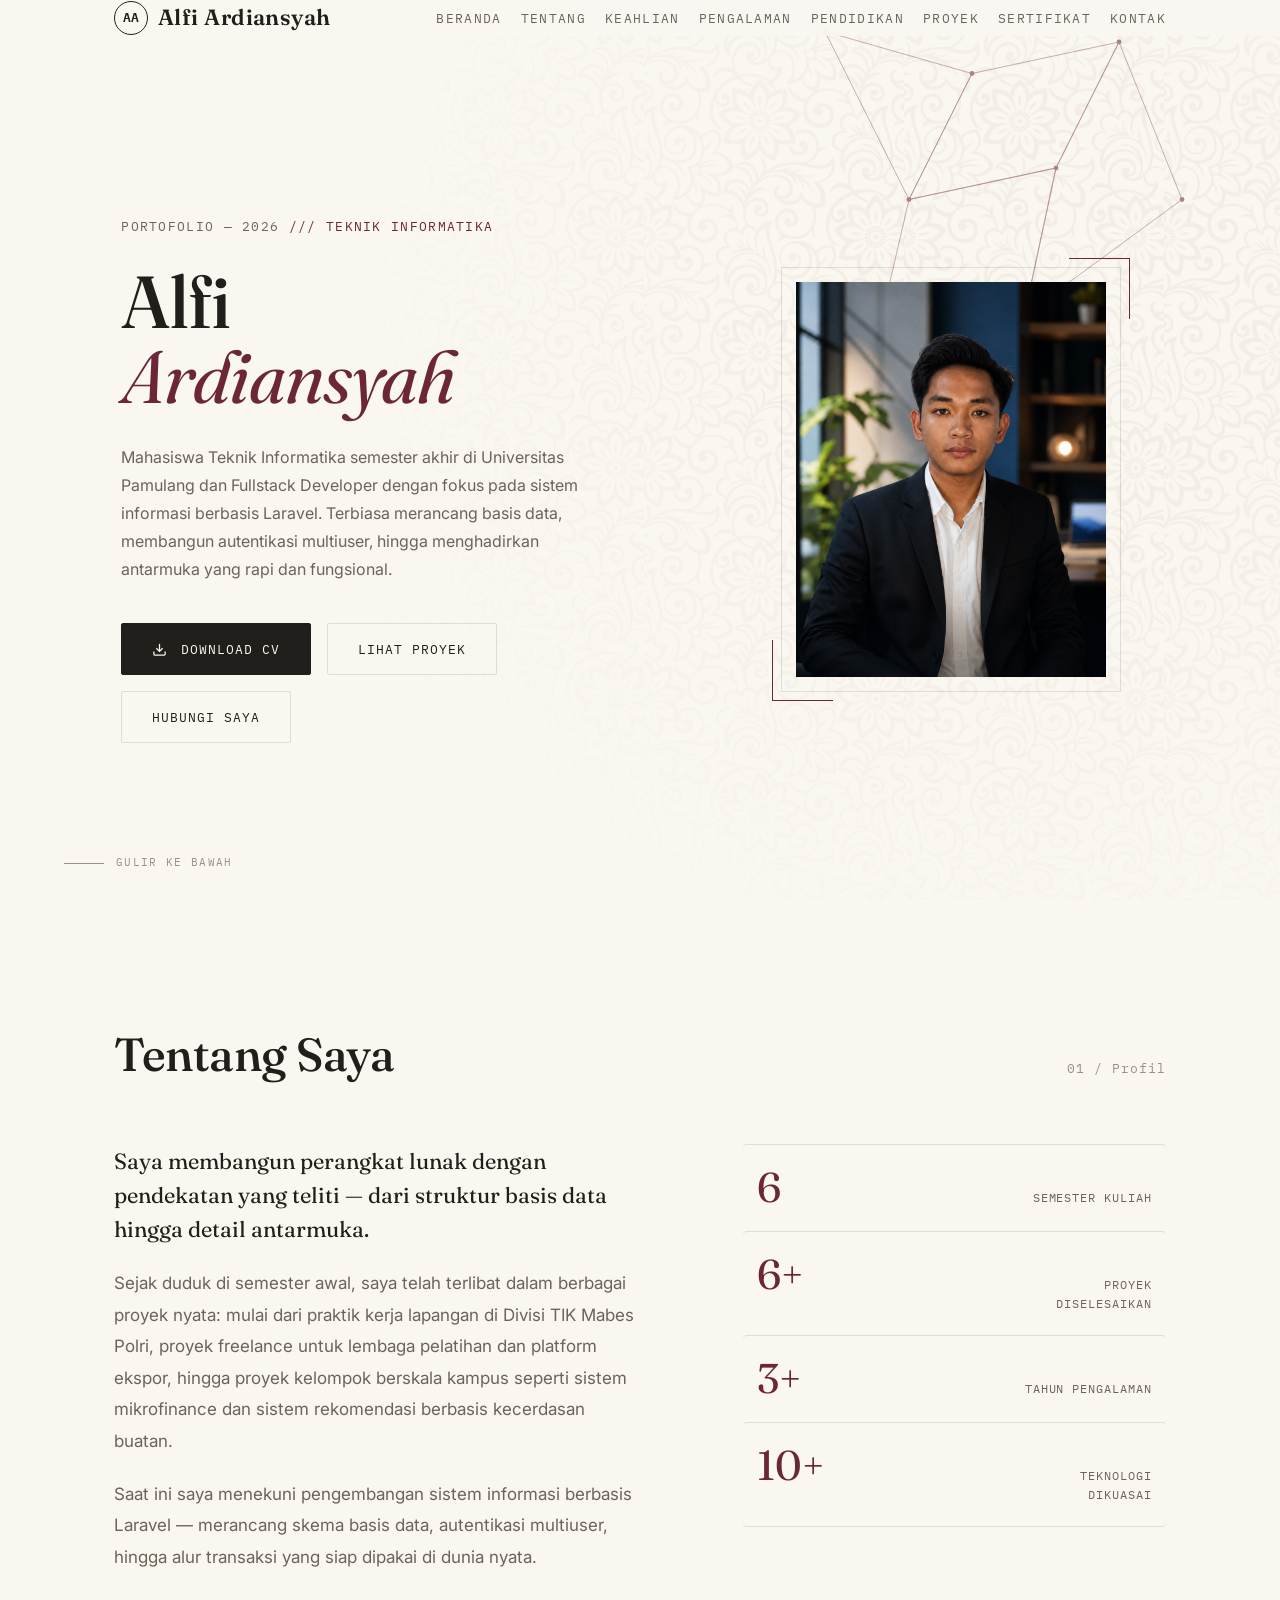
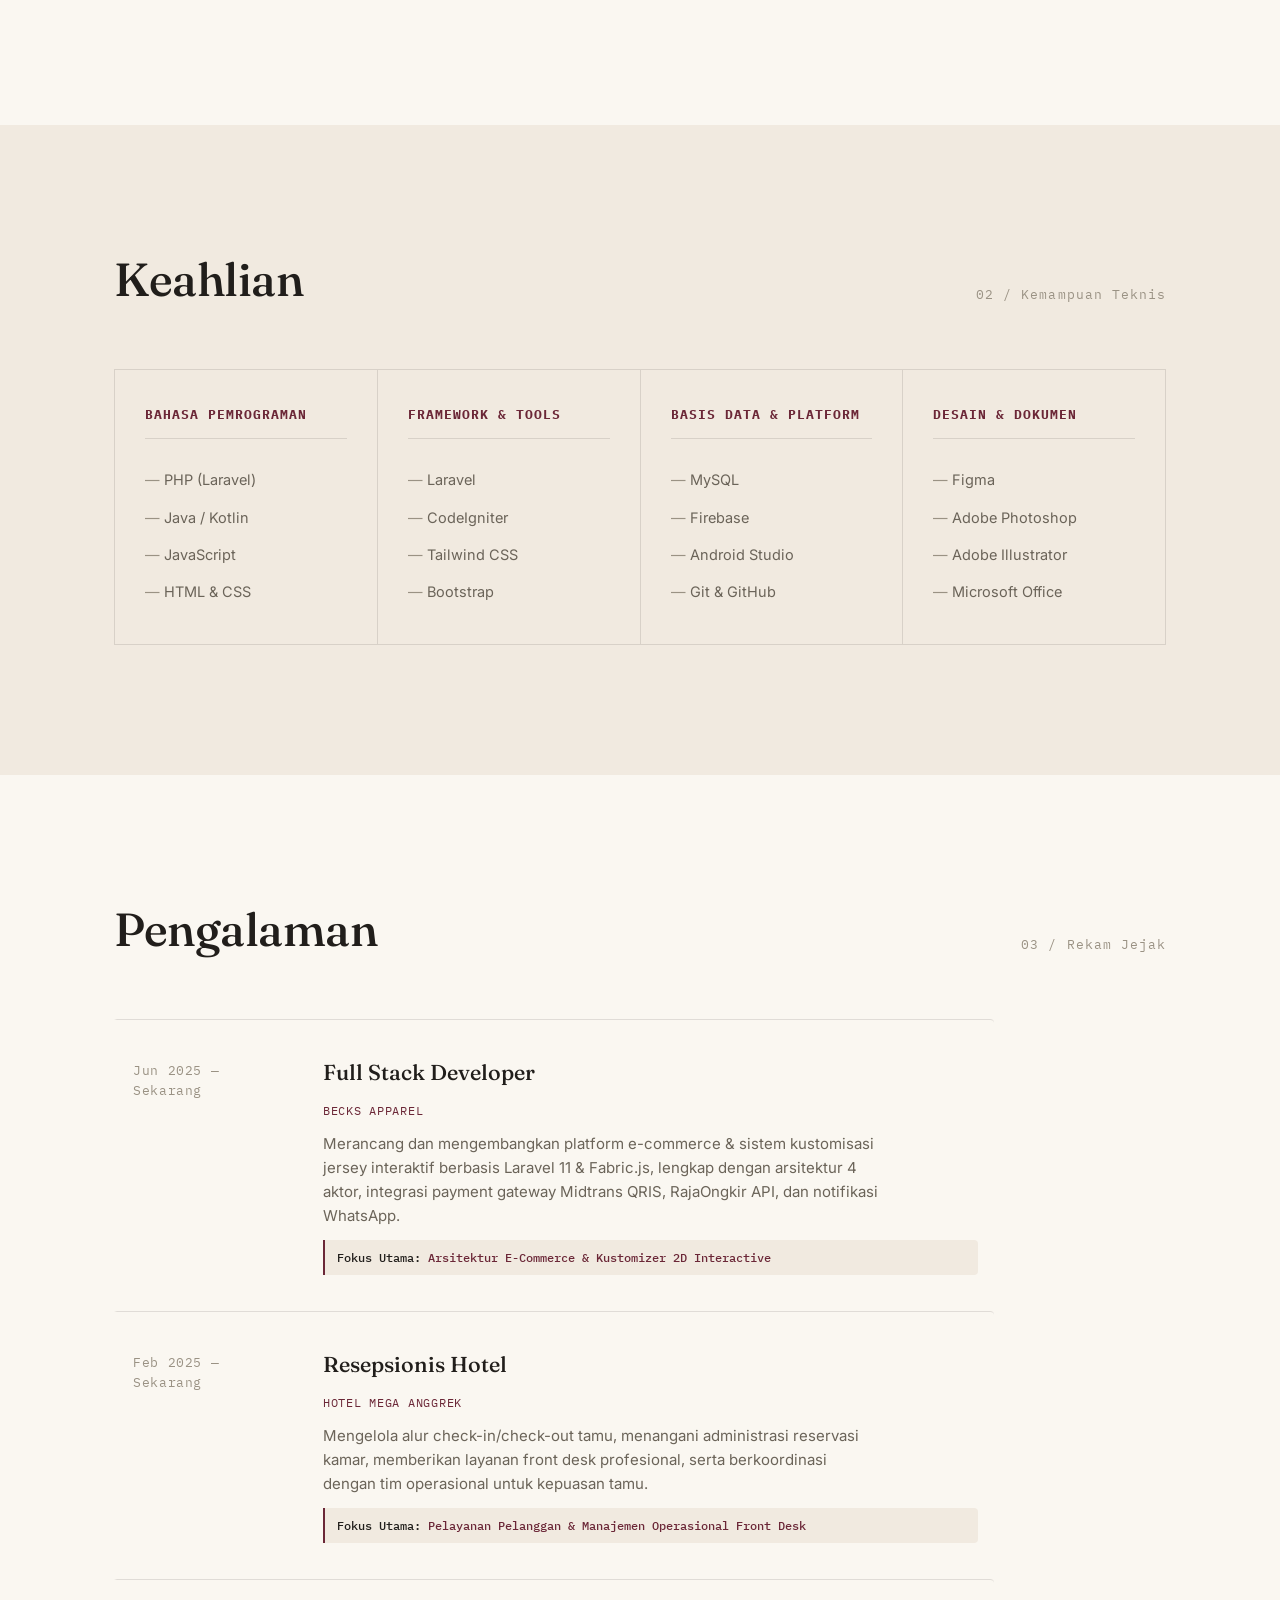
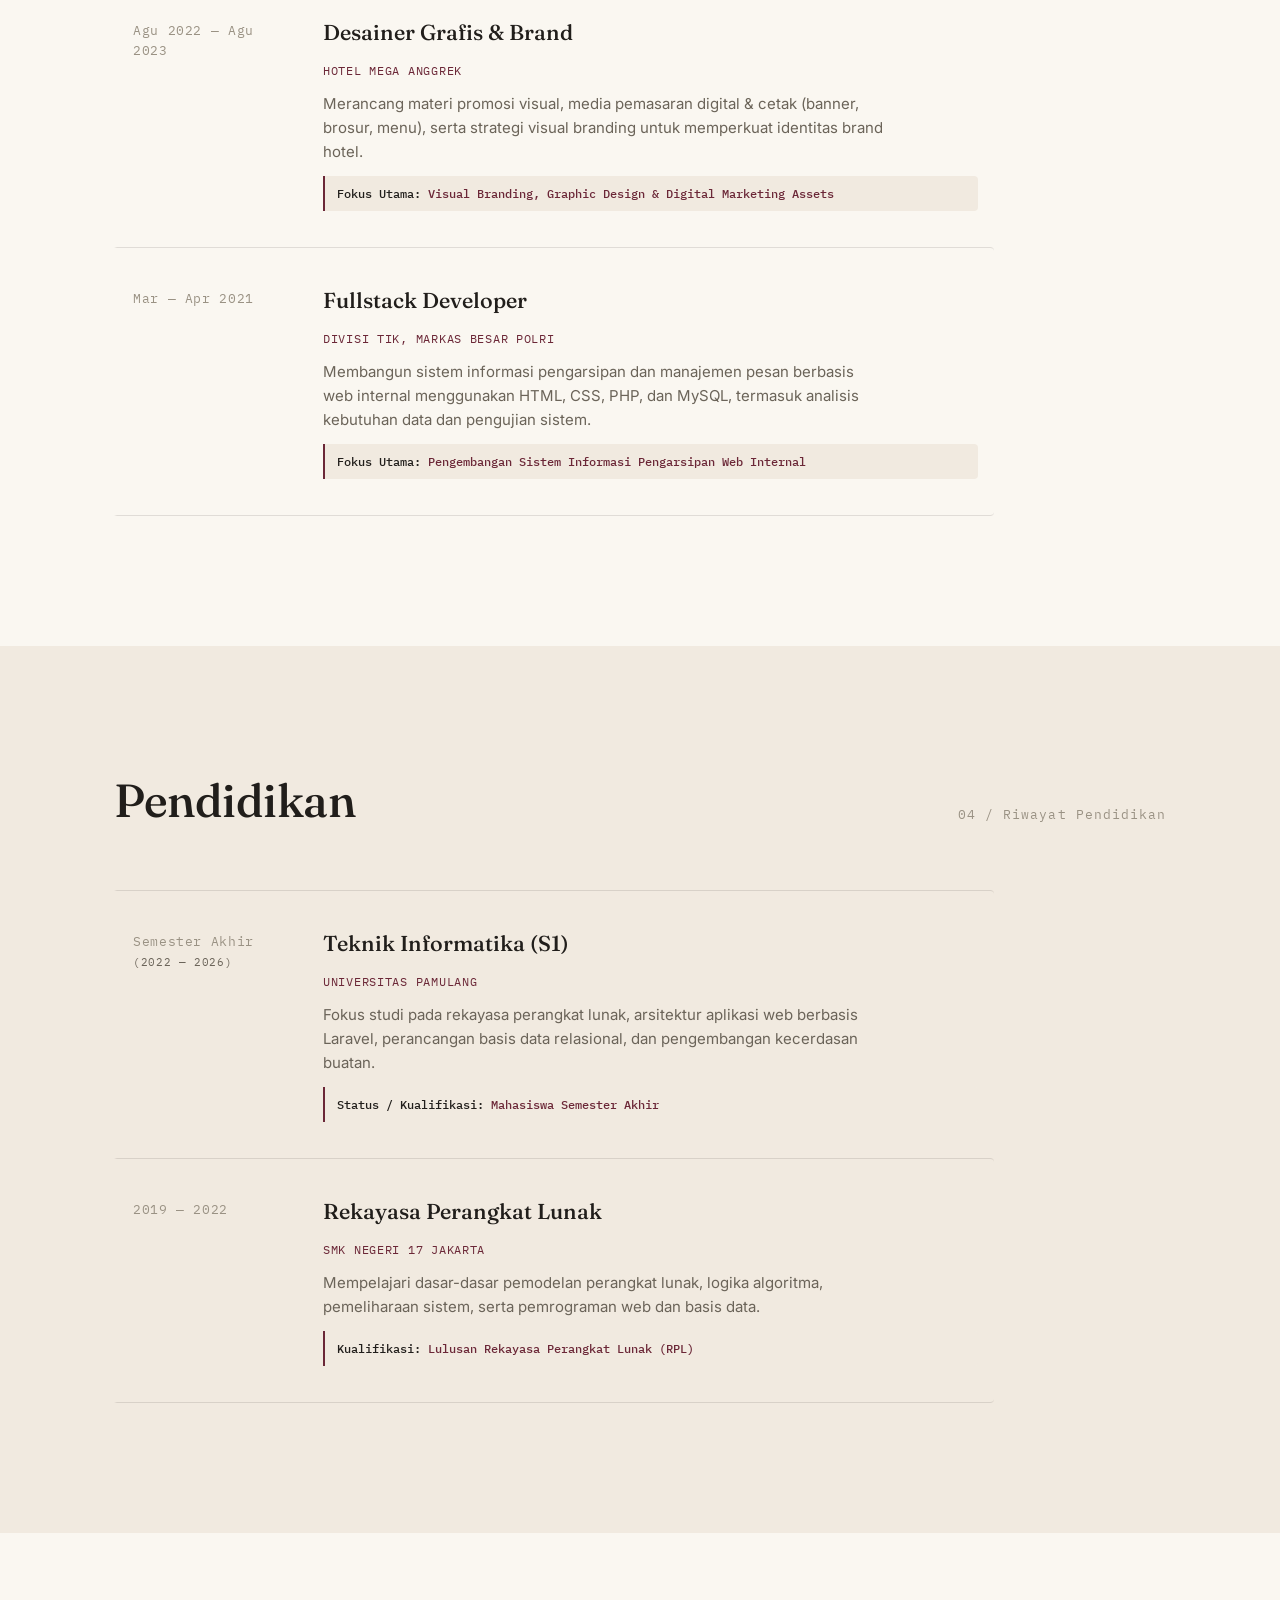
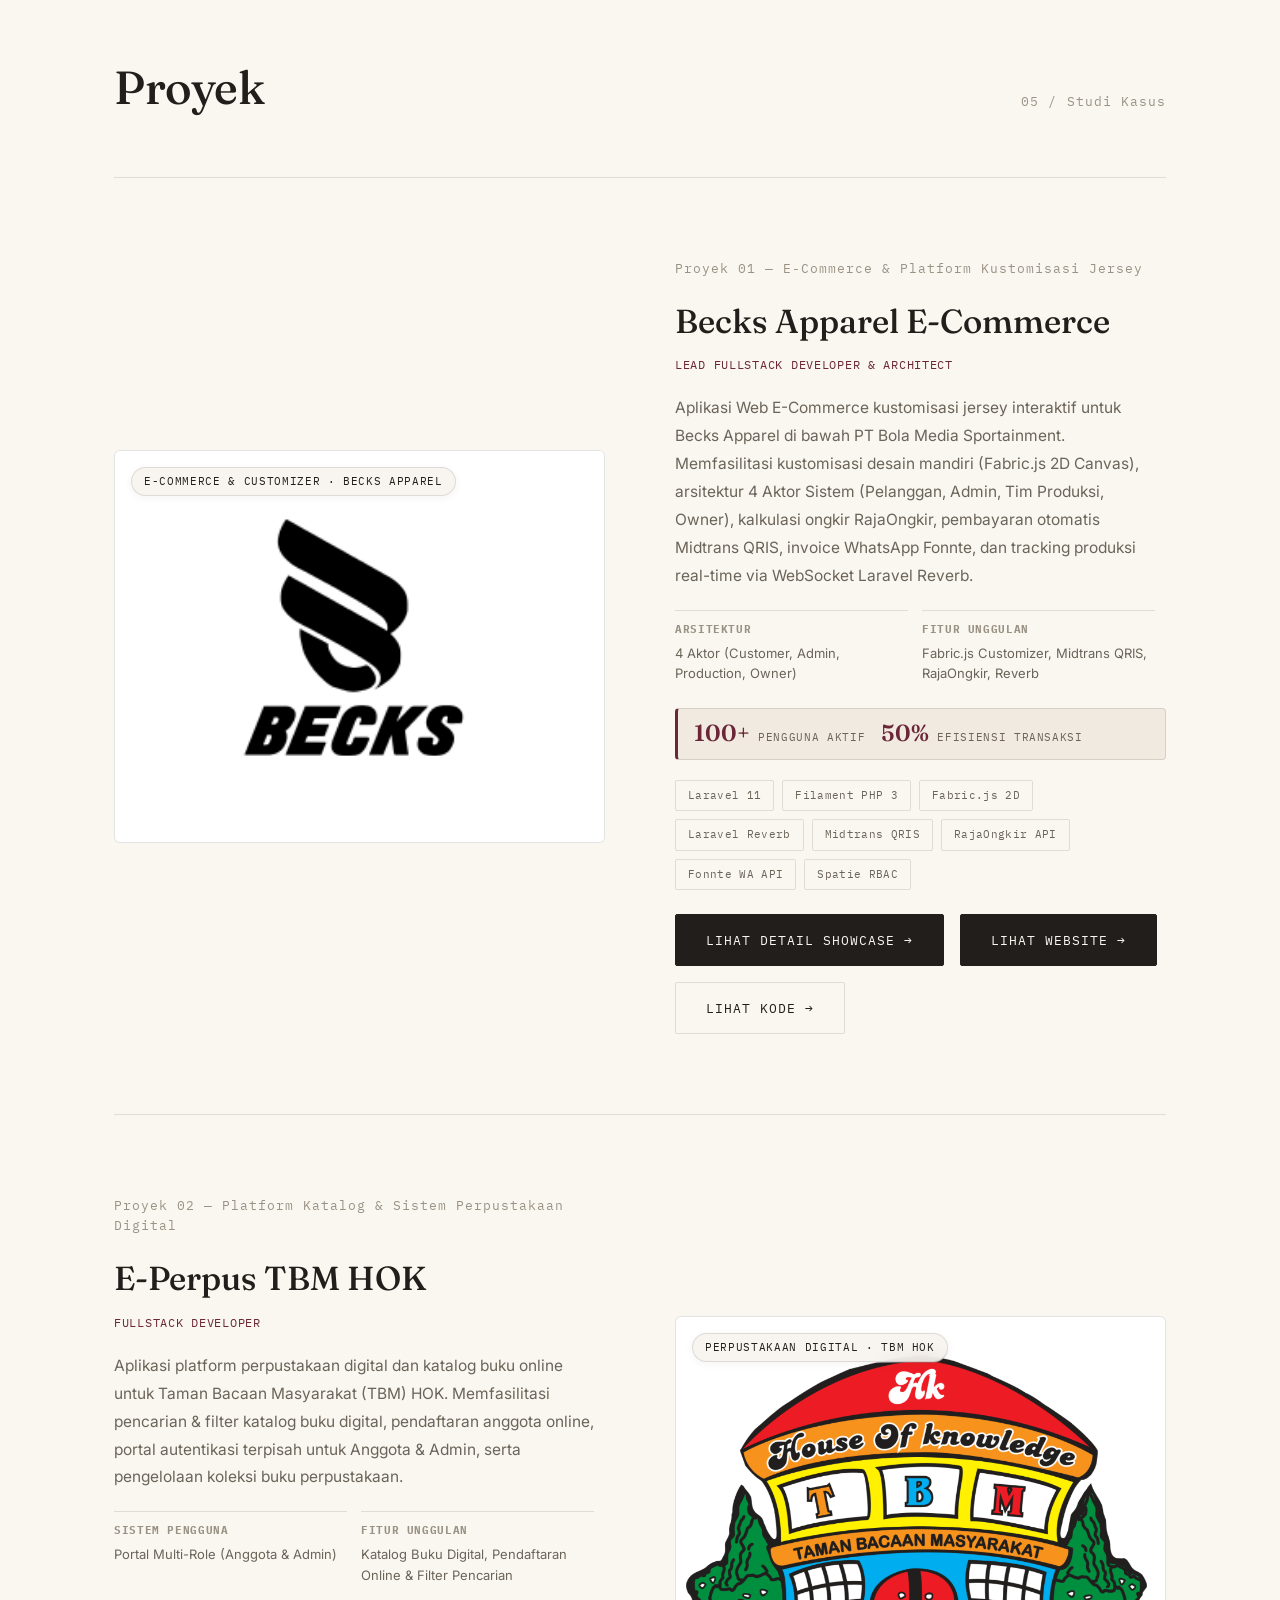
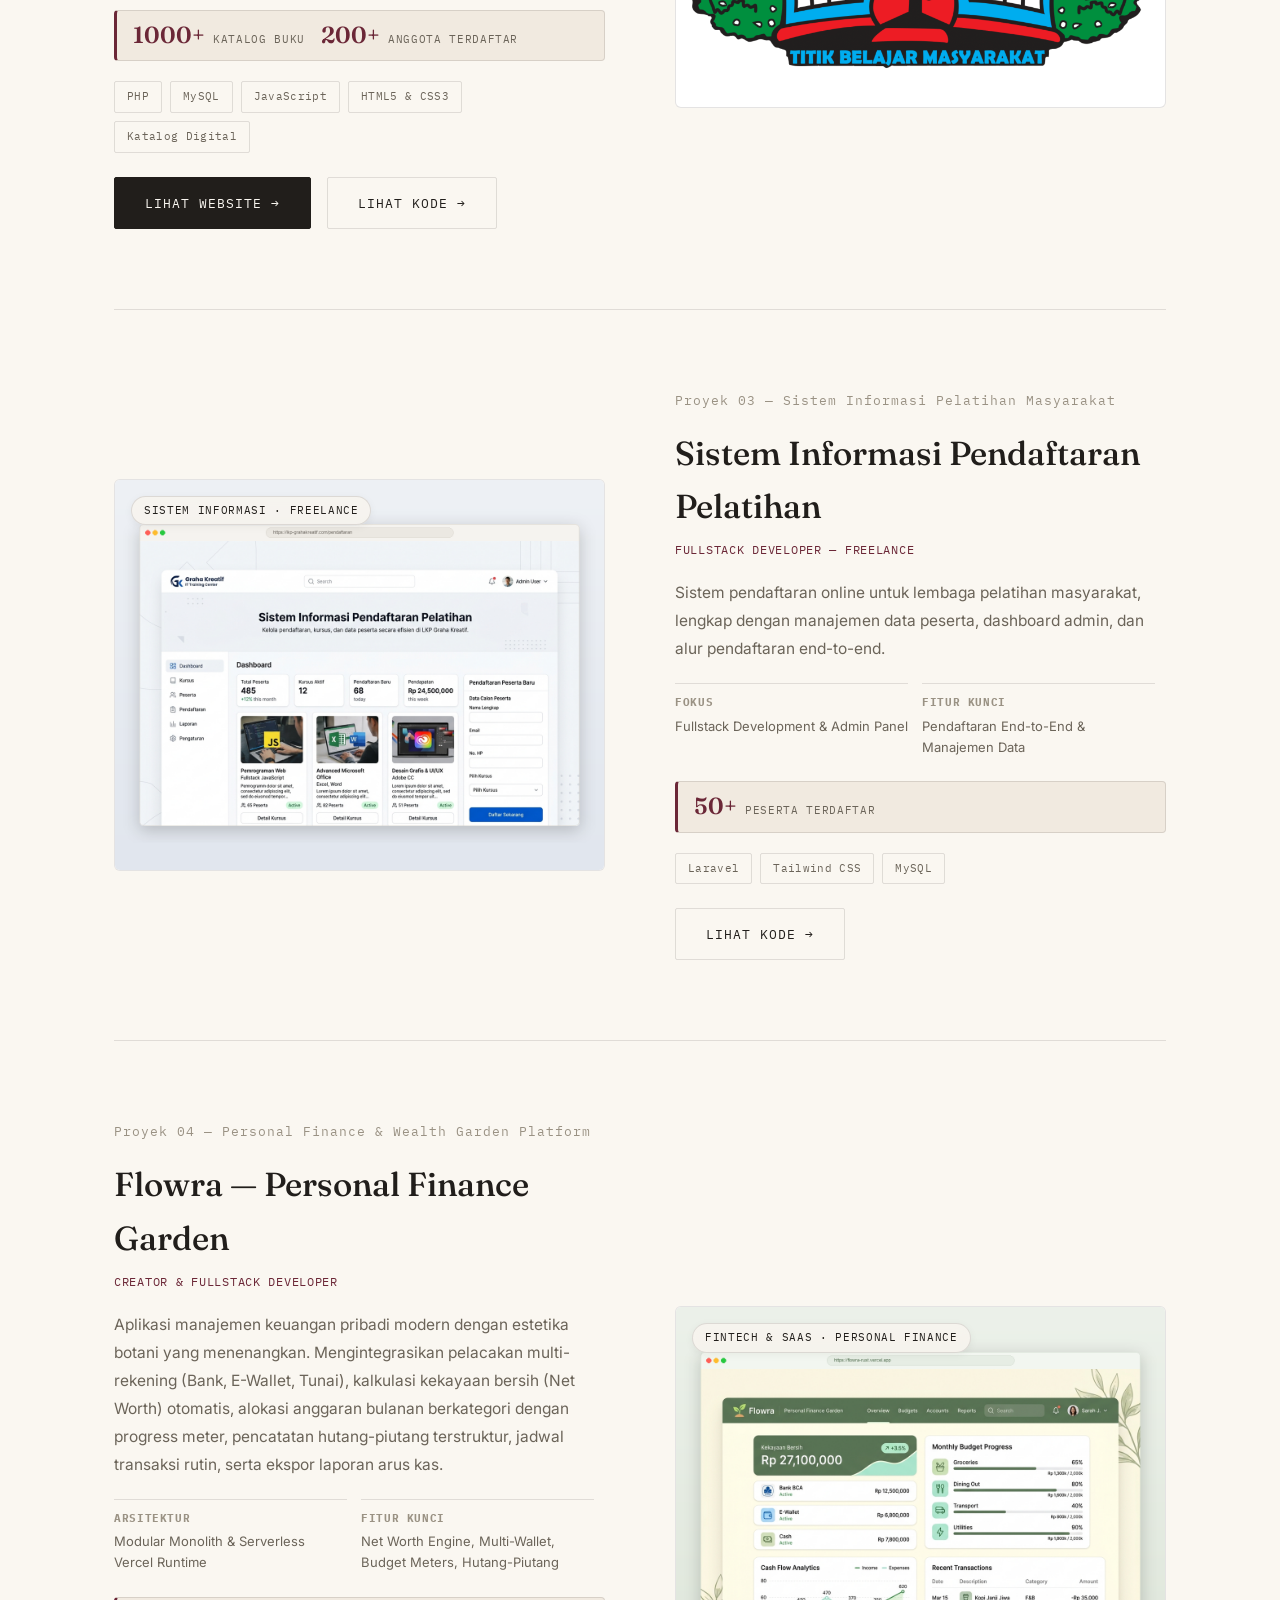
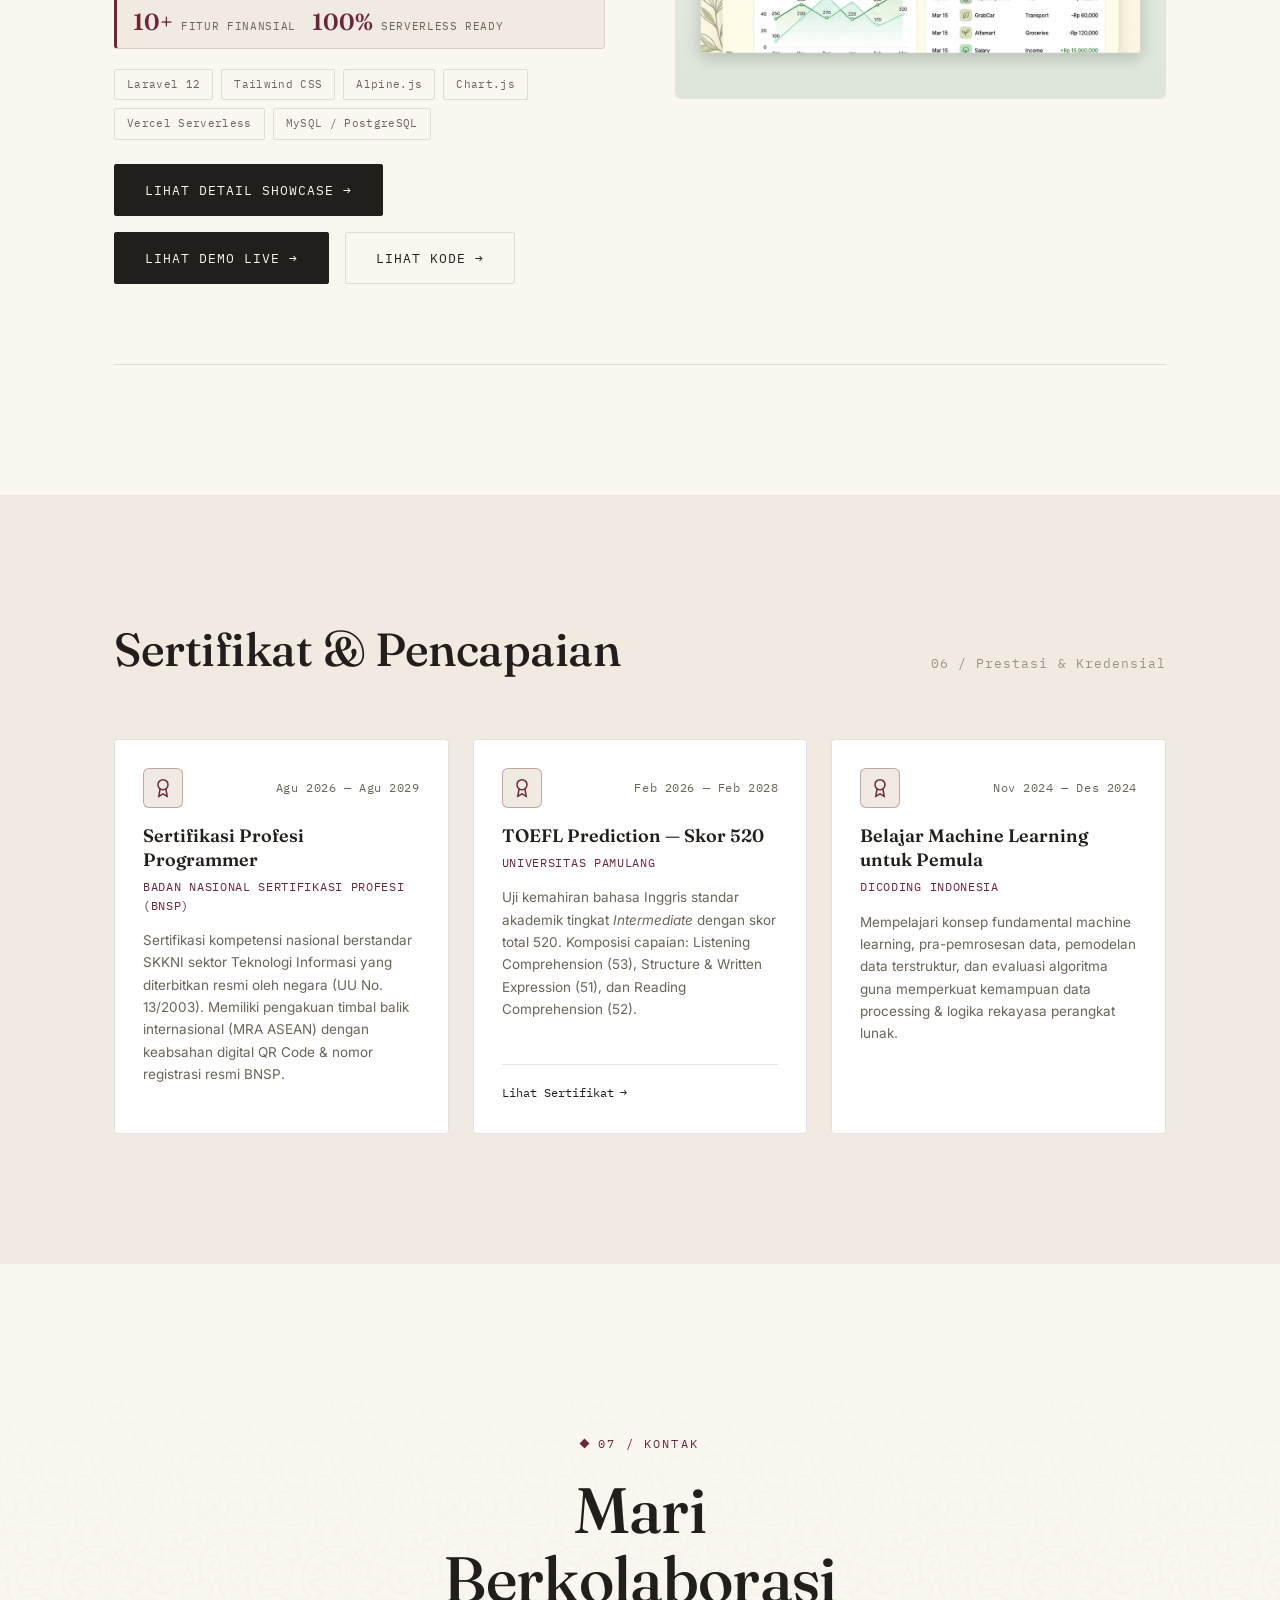
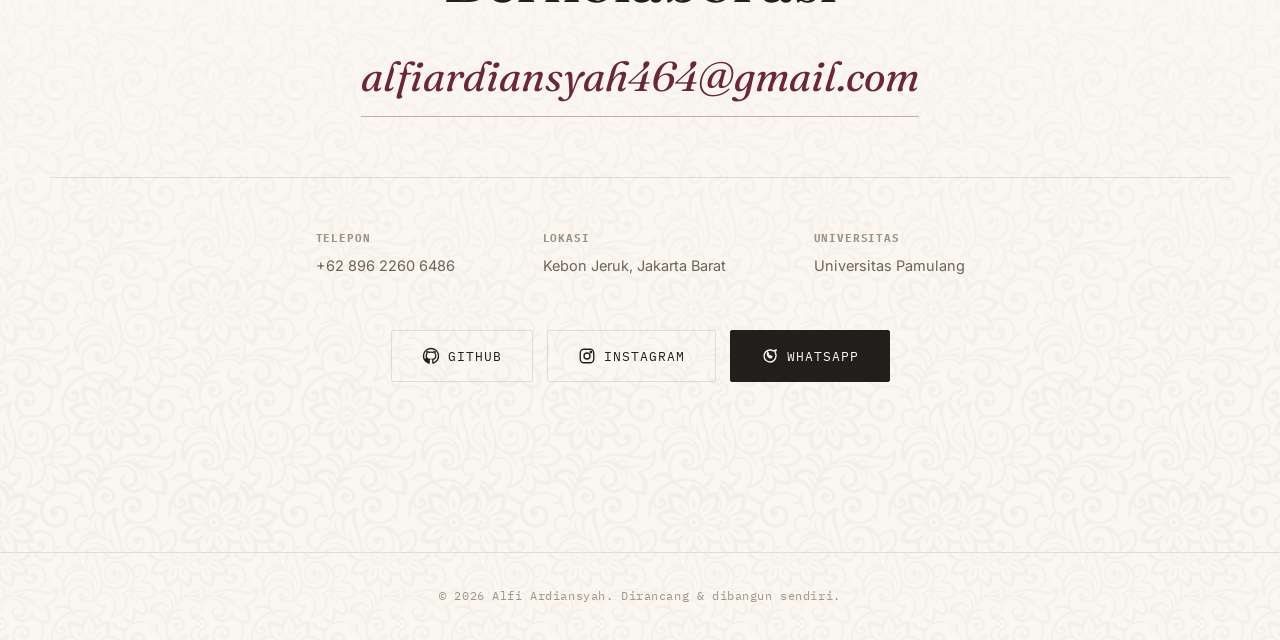
<file: index.html>
<!DOCTYPE html>
<html lang="id">

<head>
  <meta charset="UTF-8">
  <meta name="viewport" content="width=device-width, initial-scale=1.0">
  <title>Alfi Ardiansyah — Portofolio</title>
  <meta name="description"
    content="Alfi Ardiansyah — Fullstack Developer & Mahasiswa Teknik Informatika, Universitas Pamulang.">

  <link rel="preconnect" href="https://fonts.googleapis.com">
  <link rel="preconnect" href="https://fonts.gstatic.com" crossorigin>
  <link
    href="https://fonts.googleapis.com/css2?family=Fraunces:opsz,wght@9..144,300;9..144,400;9..144,500;9..144,600;9..144,700&family=Inter:wght@300;400;500;600&family=IBM+Plex+Mono:wght@400;500&display=swap"
    rel="stylesheet">

  <link rel="stylesheet" href="css/style.css">
</head>

<body>

  <!-- ============ HEADER ============ -->
  <header id="siteHeader">
    <nav class="wrap">
      <div class="logo">Alfi Ardiansyah</div>
      <ul class="nav-links" id="navLinks">
        <li><a href="#home">Beranda</a></li>
        <li><a href="#about">Tentang</a></li>
        <li><a href="#skills">Keahlian</a></li>
        <li><a href="#experience">Pengalaman</a></li>
        <li><a href="#education">Pendidikan</a></li>
        <li><a href="#projects">Proyek</a></li>
        <li><a href="#certificates">Sertifikat</a></li>
        <li><a href="#contact">Kontak</a></li>
      </ul>
      <button class="mobile-toggle" id="mobileToggle" aria-label="Buka menu">
        <span></span><span></span><span></span>
      </button>
    </nav>
  </header>

  <!-- ============ HERO ============ -->
  <section class="hero" id="home">
    <svg class="mesh-svg" style="top:0; right:6%; width:420px; height:420px;" viewBox="0 0 400 400" fill="none">
      <g stroke="#6B2737" stroke-width="0.6">
        <path d="M40 30 L180 70 L120 190 L40 30Z" />
        <path d="M180 70 L320 40 L260 160 L120 190 L180 70Z" />
        <path d="M120 190 L260 160 L230 300 L90 320 L120 190Z" />
        <path d="M260 160 L320 40 L380 190 L230 300 L260 160Z" />
        <path d="M90 320 L230 300 L200 380 L60 380 L90 320Z" />
      </g>
      <g fill="#6B2737">
        <circle cx="40" cy="30" r="2.3" />
        <circle cx="180" cy="70" r="2.3" />
        <circle cx="120" cy="190" r="2.3" />
        <circle cx="320" cy="40" r="2.3" />
        <circle cx="260" cy="160" r="2.3" />
        <circle cx="380" cy="190" r="2.3" />
        <circle cx="230" cy="300" r="2.3" />
        <circle cx="90" cy="320" r="2.3" />
        <circle cx="200" cy="380" r="2.3" />
        <circle cx="60" cy="380" r="2.3" />
      </g>
    </svg>

    <div class="wrap">
      <div class="hero-text">
        <div class="hero-role">Portofolio &mdash; 2026 <span>/// Teknik Informatika</span></div>
        <h1 class="reveal">Alfi<br><em>Ardiansyah</em></h1>
        <p class="hero-desc">Mahasiswa Teknik Informatika semester akhir di Universitas Pamulang dan Fullstack Developer
          dengan fokus pada sistem informasi berbasis Laravel. Terbiasa merancang basis data, membangun autentikasi
          multiuser, hingga menghadirkan antarmuka yang rapi dan fungsional.</p>
        <div class="cta-row">
          <!-- TODO: upload file CV PDF ke path assets/cv/alfi-ardiansyah-cv.pdf -->
          <a href="assets/cv/alfi-ardiansyah-cv.pdf" class="btn btn-primary" download target="_blank"
            aria-label="Download CV Alfi Ardiansyah">
            <svg viewBox="0 0 24 24" width="15" height="15" fill="none" stroke="currentColor" stroke-width="2"
              style="margin-right:4px;">
              <path d="M21 15v4a2 2 0 0 1-2 2H5a2 2 0 0 1-2-2v-4" />
              <polyline points="7 10 12 15 17 10" />
              <line x1="12" y1="15" x2="12" y2="3" />
            </svg>
            Download CV
          </a>
          <a href="#projects" class="btn btn-ghost">Lihat Proyek</a>
          <a href="#contact" class="btn btn-ghost">Hubungi Saya</a>
        </div>
      </div>

      <div class="hero-photo">
        <div class="photo-frame">
          <div class="photo-inner">
            <img src="pp2.png" alt="Alfi Ardiansyah">
          </div>
        </div>
      </div>
    </div>

    <div class="scroll-cue"><span class="line"></span> Gulir ke bawah</div>
  </section>

  <!-- ============ ABOUT ============ -->
  <section class="section-pad" id="about">
    <div class="wrap">
      <div class="section-head reveal">
        <h2 class="headline">Tentang Saya</h2>
        <div class="section-num">01 / Profil</div>
      </div>

      <div class="about-grid reveal">
        <div class="about-text">
          <p>Saya membangun perangkat lunak dengan pendekatan yang teliti — dari struktur basis data hingga detail
            antarmuka.</p>
          <p>Sejak duduk di semester awal, saya telah terlibat dalam berbagai proyek nyata: mulai dari praktik kerja
            lapangan di Divisi TIK Mabes Polri, proyek freelance untuk lembaga pelatihan dan platform ekspor, hingga
            proyek kelompok berskala kampus seperti sistem mikrofinance dan sistem rekomendasi berbasis kecerdasan
            buatan.</p>
          <p>Saat ini saya menekuni pengembangan sistem informasi berbasis Laravel — merancang skema basis data,
            autentikasi multiuser, hingga alur transaksi yang siap dipakai di dunia nyata.</p>
        </div>

        <div class="stats-list">
          <div class="stat-row"><span class="stat-num">6</span><span class="stat-label">Semester Kuliah</span></div>
          <div class="stat-row"><span class="stat-num">6+</span><span class="stat-label">Proyek Diselesaikan</span>
          </div>
          <div class="stat-row"><span class="stat-num">3+</span><span class="stat-label">Tahun Pengalaman</span></div>
          <div class="stat-row"><span class="stat-num">10+</span><span class="stat-label">Teknologi Dikuasai</span>
          </div>
        </div>
      </div>
    </div>
  </section>

  <!-- ============ SKILLS ============ -->
  <section class="section-pad bg-alt" id="skills">
    <div class="wrap">
      <div class="section-head reveal">
        <h2 class="headline">Keahlian</h2>
        <div class="section-num">02 / Kemampuan Teknis</div>
      </div>

      <div class="skills-grid reveal">
        <div class="skill-col">
          <h3>Bahasa Pemrograman</h3>
          <ul>
            <li>PHP (Laravel)</li>
            <li>Java / Kotlin</li>
            <li>JavaScript</li>
            <li>HTML &amp; CSS</li>
          </ul>
        </div>
        <div class="skill-col">
          <h3>Framework &amp; Tools</h3>
          <ul>
            <li>Laravel</li>
            <li>CodeIgniter</li>
            <li>Tailwind CSS</li>
            <li>Bootstrap</li>
          </ul>
        </div>
        <div class="skill-col">
          <h3>Basis Data &amp; Platform</h3>
          <ul>
            <li>MySQL</li>
            <li>Firebase</li>
            <li>Android Studio</li>
            <li>Git &amp; GitHub</li>
          </ul>
        </div>
        <div class="skill-col">
          <h3>Desain &amp; Dokumen</h3>
          <ul>
            <li>Figma</li>
            <li>Adobe Photoshop</li>
            <li>Adobe Illustrator</li>
            <li>Microsoft Office</li>
          </ul>
        </div>
      </div>
    </div>
  </section>

  <!-- ============ EXPERIENCE ============ -->
  <section class="section-pad" id="experience">
    <div class="wrap">
      <div class="section-head reveal">
        <h2 class="headline">Pengalaman</h2>
        <div class="section-num">03 / Rekam Jejak</div>
      </div>

      <div class="exp-list reveal">
        <div class="exp-item">
          <div class="exp-date">Jun 2025 — Sekarang</div>
          <div>
            <div class="exp-role">Full Stack Developer</div>
            <div class="exp-org">Becks Apparel</div>
            <p class="exp-desc">Merancang dan mengembangkan platform e-commerce &amp; sistem kustomisasi jersey
              interaktif berbasis Laravel 11 &amp; Fabric.js, lengkap dengan arsitektur 4 aktor, integrasi payment
              gateway Midtrans QRIS, RajaOngkir API, dan notifikasi WhatsApp.</p>
            <div class="metric-highlight">
              <strong>Fokus Utama:</strong> <span class="metric-value">Arsitektur E-Commerce &amp; Kustomizer 2D
                Interactive</span>
            </div>
          </div>
        </div>
        <div class="exp-item">
          <div class="exp-date">Feb 2025 — Sekarang</div>
          <div>
            <div class="exp-role">Resepsionis Hotel</div>
            <div class="exp-org">Hotel Mega Anggrek</div>
            <p class="exp-desc">Mengelola alur check-in/check-out tamu, menangani administrasi reservasi kamar,
              memberikan layanan front desk profesional, serta berkoordinasi dengan tim operasional untuk kepuasan tamu.
            </p>
            <div class="metric-highlight">
              <strong>Fokus Utama:</strong> <span class="metric-value">Pelayanan Pelanggan &amp; Manajemen Operasional
                Front Desk</span>
            </div>
          </div>
        </div>
        <div class="exp-item">
          <div class="exp-date">Agu 2022 — Agu 2023</div>
          <div>
            <div class="exp-role">Desainer Grafis &amp; Brand</div>
            <div class="exp-org">Hotel Mega Anggrek</div>
            <p class="exp-desc">Merancang materi promosi visual, media pemasaran digital &amp; cetak (banner, brosur,
              menu), serta strategi visual branding untuk memperkuat identitas brand hotel.</p>
            <div class="metric-highlight">
              <strong>Fokus Utama:</strong> <span class="metric-value">Visual Branding, Graphic Design &amp; Digital
                Marketing Assets</span>
            </div>
          </div>
        </div>
        <div class="exp-item">
          <div class="exp-date">Mar — Apr 2021</div>
          <div>
            <div class="exp-role">Fullstack Developer</div>
            <div class="exp-org">Divisi TIK, Markas Besar Polri</div>
            <p class="exp-desc">Membangun sistem informasi pengarsipan dan manajemen pesan berbasis web internal
              menggunakan HTML, CSS, PHP, dan MySQL, termasuk analisis kebutuhan data dan pengujian sistem.</p>
            <div class="metric-highlight">
              <strong>Fokus Utama:</strong> <span class="metric-value">Pengembangan Sistem Informasi Pengarsipan Web
                Internal</span>
            </div>
          </div>
        </div>
      </div>
    </div>
  </section>

  <!-- ============ EDUCATION ============ -->
  <section class="section-pad bg-alt" id="education">
    <div class="wrap">
      <div class="section-head reveal">
        <h2 class="headline">Pendidikan</h2>
        <div class="section-num">04 / Riwayat Pendidikan</div>
      </div>

      <div class="exp-list reveal">
        <div class="exp-item">
          <!-- TODO: isi tahun masuk & perkiraan lulus, contoh: 2022 — 2026 -->
          <div class="exp-date">Semester Akhir<br><span
              style="font-size:11px; color:var(--ink-soft);"><!-- TODO: isi tahun --> (2022 — 2026)</span></div>
          <div>
            <div class="exp-role">Teknik Informatika (S1)</div>
            <div class="exp-org">Universitas Pamulang</div>
            <p class="exp-desc">Fokus studi pada rekayasa perangkat lunak, arsitektur aplikasi web berbasis Laravel,
              perancangan basis data relasional, dan pengembangan kecerdasan buatan.</p>
            <!-- TODO: isi IPK jika ingin ditampilkan, contoh: IPK: 3.xx / 4.00, hapus baris di bawah jika tidak ingin menampilkan IPK -->
            <div class="metric-highlight" style="margin-top: 12px;">
              <strong>Status / Kualifikasi:</strong> <span class="metric-value">Mahasiswa Semester Akhir</span>
              <!-- TODO: Tambahkan IPK jika ada, contoh | IPK: 3.80 -->
            </div>
          </div>
        </div>
        <div class="exp-item">
          <div class="exp-date">2019 — 2022</div>
          <div>
            <div class="exp-role">Rekayasa Perangkat Lunak</div>
            <div class="exp-org">SMK Negeri 17 Jakarta</div>
            <p class="exp-desc">Mempelajari dasar-dasar pemodelan perangkat lunak, logika algoritma, pemeliharaan
              sistem, serta pemrograman web dan basis data.</p>
            <div class="metric-highlight" style="margin-top: 12px;">
              <strong>Kualifikasi:</strong> <span class="metric-value">Lulusan Rekayasa Perangkat Lunak (RPL)</span>
            </div>
          </div>
        </div>
      </div>
    </div>
  </section>

  <!-- ============ PROJECTS (deep showcase) ============ -->
  <section class="section-pad" id="projects">
    <div class="wrap">
      <div class="section-head reveal">
        <h2 class="headline">Proyek</h2>
        <div class="section-num">05 / Studi Kasus</div>
      </div>
    </div>

    <div class="wrap">

      <!-- Project 1: Becks Apparel -->
      <div class="project reveal">
        <div class="project-visual">
          <span class="pv-tag">E-Commerce &amp; Customizer · Becks Apparel</span>
          <img src="assets/proyek1.png" alt="Becks Apparel E-Commerce" loading="lazy">
        </div>
        <div class="project-body">
          <div class="project-index">Proyek 01 — E-Commerce &amp; Platform Kustomisasi Jersey</div>
          <h3 class="project-title">Becks Apparel E-Commerce</h3>
          <div class="project-role">Lead Fullstack Developer &amp; Architect</div>
          <p class="project-desc">Aplikasi Web E-Commerce kustomisasi jersey interaktif untuk Becks Apparel di bawah PT
            Bola Media Sportainment. Memfasilitasi kustomisasi desain mandiri (Fabric.js 2D Canvas), arsitektur 4 Aktor
            Sistem (Pelanggan, Admin, Tim Produksi, Owner), kalkulasi ongkir RajaOngkir, pembayaran otomatis Midtrans
            QRIS, invoice WhatsApp Fonnte, dan tracking produksi real-time via WebSocket Laravel Reverb.</p>
          <div class="project-detail">
            <div><strong>Arsitektur</strong>4 Aktor (Customer, Admin, Production, Owner)</div>
            <div><strong>Fitur Unggulan</strong>Fabric.js Customizer, Midtrans QRIS, RajaOngkir, Reverb</div>
          </div>
          <!-- Project Metrics / Hasil Terukur -->
          <div class="project-stats-row">
            <div class="project-stat-item">
              <span class="project-stat-num">100+</span>
              <span class="project-stat-label">Pengguna Aktif</span>
            </div>
            <div class="project-stat-item">
              <span class="project-stat-num">50%</span>
              <span class="project-stat-label">Efisiensi Transaksi</span>
            </div>
          </div>
          <div class="tags" style="margin-bottom: 24px;">
            <span>Laravel 11</span>
            <span>Filament PHP 3</span>
            <span>Fabric.js 2D</span>
            <span>Laravel Reverb</span>
            <span>Midtrans QRIS</span>
            <span>RajaOngkir API</span>
            <span>Fonnte WA API</span>
            <span>Spatie RBAC</span>
          </div>
          <div class="cta-row">
            <a href="becks-apparel.html" class="btn btn-primary">
              Lihat Detail Showcase &rarr;
            </a>
            <a href="https://becksapparel.com" target="_blank" rel="noopener" class="btn btn-primary">
              Lihat Website &rarr;
            </a>
            <!-- TODO: Isi URL repo GitHub project Becks Apparel -->
            <a href="https://github.com/alfiardiansyah/BecksApparel" target="_blank" rel="noopener"
              class="btn btn-ghost">
              Lihat Kode &rarr;
            </a>
          </div>
        </div>
      </div>

      <!-- Project 2: E-Perpus TBM HOK -->
      <div class="project reverse reveal">
        <div class="project-visual">
          <span class="pv-tag">Perpustakaan Digital · TBM HOK</span>
          <img src="assets/proyek2.png" alt="E-Perpus TBM HOK" loading="lazy">
        </div>
        <div class="project-body">
          <div class="project-index">Proyek 02 — Platform Katalog &amp; Sistem Perpustakaan Digital</div>
          <h3 class="project-title">E-Perpus TBM HOK</h3>
          <div class="project-role">Fullstack Developer</div>
          <p class="project-desc">Aplikasi platform perpustakaan digital dan katalog buku online untuk Taman Bacaan
            Masyarakat (TBM) HOK. Memfasilitasi pencarian &amp; filter katalog buku digital, pendaftaran anggota online,
            portal autentikasi terpisah untuk Anggota &amp; Admin, serta pengelolaan koleksi buku perpustakaan.</p>
          <div class="project-detail">
            <div><strong>Sistem Pengguna</strong>Portal Multi-Role (Anggota &amp; Admin)</div>
            <div><strong>Fitur Unggulan</strong>Katalog Buku Digital, Pendaftaran Online &amp; Filter Pencarian</div>
          </div>
          <!-- Project Metrics / Hasil Terukur -->
          <div class="project-stats-row">
            <div class="project-stat-item">
              <span class="project-stat-num">1000+</span>
              <span class="project-stat-label">Katalog Buku</span>
            </div>
            <div class="project-stat-item">
              <span class="project-stat-num">200+</span>
              <span class="project-stat-label">Anggota Terdaftar</span>
            </div>
          </div>
          <div class="tags" style="margin-bottom: 24px;">
            <span>PHP</span>
            <span>MySQL</span>
            <span>JavaScript</span>
            <span>HTML5 &amp; CSS3</span>
            <span>Katalog Digital</span>
          </div>
          <div class="cta-row">
            <a href="https://eperpustbmhok.online/" target="_blank" rel="noopener" class="btn btn-primary">
              Lihat Website &rarr;
            </a>
            <!-- TODO: Isi URL repo GitHub project E-Perpus TBM HOK -->
            <a href="https://github.com/alfiardiansyah/E-perpus" target="_blank" rel="noopener" class="btn btn-ghost">
              Lihat Kode &rarr;
            </a>
          </div>
        </div>
      </div>

      <!-- Project 3: Sistem Informasi Pendaftaran Pelatihan -->
      <div class="project reveal">
        <div class="project-visual">
          <span class="pv-tag">Sistem Informasi · Freelance</span>
          <img src="assets/proyek3.png" alt="Sistem Informasi Pendaftaran Pelatihan" loading="lazy">
        </div>
        <div class="project-body">
          <div class="project-index">Proyek 03 — Sistem Informasi Pelatihan Masyarakat</div>
          <h3 class="project-title">Sistem Informasi Pendaftaran Pelatihan</h3>
          <div class="project-role">Fullstack Developer — Freelance</div>
          <p class="project-desc">Sistem pendaftaran online untuk lembaga pelatihan masyarakat, lengkap dengan manajemen
            data peserta, dashboard admin, dan alur pendaftaran end-to-end.</p>
          <div class="project-detail">
            <div><strong>Fokus</strong>Fullstack Development &amp; Admin Panel</div>
            <div><strong>Fitur Kunci</strong>Pendaftaran End-to-End &amp; Manajemen Data</div>
          </div>
          <!-- Project Metrics / Hasil Terukur -->
          <div class="project-stats-row">
            <div class="project-stat-item">
              <span class="project-stat-num">50+</span>
              <span class="project-stat-label">Peserta Terdaftar</span>
            </div>
          </div>
          <div class="tags" style="margin-bottom: 24px;">
            <span>Laravel</span>
            <span>Tailwind CSS</span>
            <span>MySQL</span>
          </div>
          <div class="cta-row">
            <a href="https://github.com/alfiardiansyah/Information-System-LKP-Graha-Kreatif" target="_blank"
              rel="noopener" class="btn btn-ghost">
              Lihat Kode &rarr;
            </a>
          </div>
        </div>
      </div>

      <!-- Project 4: Flowra Personal Finance Garden -->
      <div class="project reverse reveal">
        <div class="project-visual">
          <span class="pv-tag">Fintech &amp; SaaS · Personal Finance</span>
          <img src="assets/proyek4.png" alt="Flowra — Personal Finance Garden" loading="lazy">
        </div>
        <div class="project-body">
          <div class="project-index">Proyek 04 — Personal Finance &amp; Wealth Garden Platform</div>
          <h3 class="project-title">Flowra — Personal Finance Garden</h3>
          <div class="project-role">Creator &amp; Fullstack Developer</div>
          <p class="project-desc">Aplikasi manajemen keuangan pribadi modern dengan estetika botani yang menenangkan. Mengintegrasikan pelacakan multi-rekening (Bank, E-Wallet, Tunai), kalkulasi kekayaan bersih (Net Worth) otomatis, alokasi anggaran bulanan berkategori dengan progress meter, pencatatan hutang-piutang terstruktur, jadwal transaksi rutin, serta ekspor laporan arus kas.</p>
          <div class="project-detail">
            <div><strong>Arsitektur</strong>Modular Monolith &amp; Serverless Vercel Runtime</div>
            <div><strong>Fitur Kunci</strong>Net Worth Engine, Multi-Wallet, Budget Meters, Hutang-Piutang</div>
          </div>
          <!-- Project Metrics / Hasil Terukur -->
          <div class="project-stats-row">
            <div class="project-stat-item">
              <span class="project-stat-num">10+</span>
              <span class="project-stat-label">Fitur Finansial</span>
            </div>
            <div class="project-stat-item">
              <span class="project-stat-num">100%</span>
              <span class="project-stat-label">Serverless Ready</span>
            </div>
          </div>
          <div class="tags" style="margin-bottom: 24px;">
            <span>Laravel 12</span>
            <span>Tailwind CSS</span>
            <span>Alpine.js</span>
            <span>Chart.js</span>
            <span>Vercel Serverless</span>
            <span>MySQL / PostgreSQL</span>
          </div>
          <div class="cta-row">
            <a href="flowra.html" class="btn btn-primary">
              Lihat Detail Showcase &rarr;
            </a>
            <a href="https://flowra-rust.vercel.app/" target="_blank" rel="noopener" class="btn btn-primary">
              Lihat Demo Live &rarr;
            </a>
            <a href="https://github.com/alfiardiansyah/flowra" target="_blank" rel="noopener" class="btn btn-ghost">
              Lihat Kode &rarr;
            </a>
          </div>
        </div>
      </div>

    </div>
  </section>

  <!-- ============ CERTIFICATES & ACHIEVEMENTS ============ -->
  <section class="section-pad bg-alt" id="certificates">
    <span id="sertifikat" style="scroll-margin-top: 76px;"></span>
    <div class="wrap">
      <div class="section-head reveal">
        <h2 class="headline">Sertifikat &amp; Pencapaian</h2>
        <div class="section-num">06 / Prestasi &amp; Kredensial</div>
      </div>

      <div class="cert-grid reveal">
        <!-- Certificate 1: BNSP Programmer -->
        <div class="cert-card">
          <div class="cert-header">
            <div class="cert-issuer-badge">
              <svg viewBox="0 0 24 24" width="20" height="20" fill="none" stroke="currentColor" stroke-width="1.8">
                <circle cx="12" cy="8" r="6" />
                <path d="M15.477 12.89 17 22l-5-3-5 3 1.523-9.11" />
              </svg>
            </div>
            <span class="cert-date">Agu 2026 — Agu 2029</span>
          </div>
          <h3 class="cert-title">Sertifikasi Profesi Programmer</h3>
          <div class="cert-org">Badan Nasional Sertifikasi Profesi (BNSP)</div>
          <p class="cert-desc">Sertifikasi kompetensi nasional berstandar SKKNI sektor Teknologi Informasi yang
            diterbitkan resmi oleh negara (UU No. 13/2003). Memiliki pengakuan timbal balik internasional (MRA ASEAN)
            dengan keabsahan digital QR Code &amp; nomor registrasi resmi BNSP.</p>
          <!-- Foto / berkas belum tersedia di images/sertifikat/ -->
        </div>

        <!-- Certificate 2: TOEFL Unpam -->
        <div class="cert-card">
          <div class="cert-header">
            <div class="cert-issuer-badge">
              <svg viewBox="0 0 24 24" width="20" height="20" fill="none" stroke="currentColor" stroke-width="1.8">
                <circle cx="12" cy="8" r="6" />
                <path d="M15.477 12.89 17 22l-5-3-5 3 1.523-9.11" />
              </svg>
            </div>
            <span class="cert-date">Feb 2026 — Feb 2028</span>
          </div>
          <h3 class="cert-title">TOEFL Prediction — Skor 520</h3>
          <div class="cert-org">Universitas Pamulang</div>
          <p class="cert-desc">Uji kemahiran bahasa Inggris standar akademik tingkat <em>Intermediate</em> dengan skor
            total 520. Komposisi capaian: Listening Comprehension (53), Structure &amp; Written Expression (51), dan
            Reading Comprehension (52).</p>
          <div class="cert-footer">
            <a href="images/sertifikat/TOEFL.jpg" target="_blank" rel="noopener" class="cert-link">
              Lihat Sertifikat <span>&rarr;</span>
            </a>
          </div>
        </div>

        <!-- Certificate 3: Dicoding Machine Learning -->
        <div class="cert-card">
          <div class="cert-header">
            <div class="cert-issuer-badge">
              <svg viewBox="0 0 24 24" width="20" height="20" fill="none" stroke="currentColor" stroke-width="1.8">
                <circle cx="12" cy="8" r="6" />
                <path d="M15.477 12.89 17 22l-5-3-5 3 1.523-9.11" />
              </svg>
            </div>
            <span class="cert-date">Nov 2024 — Des 2024</span>
          </div>
          <h3 class="cert-title">Belajar Machine Learning untuk Pemula</h3>
          <div class="cert-org">Dicoding Indonesia</div>
          <p class="cert-desc">Mempelajari konsep fundamental machine learning, pra-pemrosesan data, pemodelan data
            terstruktur, dan evaluasi algoritma guna memperkuat kemampuan data processing &amp; logika rekayasa
            perangkat lunak.</p>
          <!-- Foto / berkas belum tersedia di images/sertifikat/ -->
        </div>
      </div>
    </div>
  </section>

  <!-- ============ CONTACT ============ -->
  <section class="section-pad" id="contact">
    <div class="wrap contact-inner">
      <div class="eyebrow" style="justify-content:center;">07 / Kontak</div>
      <h2 class="headline reveal">Mari<br>Berkolaborasi</h2>
      <!-- Anti-Spam Obfuscated Email Link -->
      <a class="contact-email" id="emailLink" href="mailto:alfiardiansyah464&#64;gmail&#46;com"
        data-user="alfiardiansyah464" data-domain="gmail.com" aria-label="Kirim Email ke Alfi Ardiansyah">
        <span id="emailText">alfiardiansyah464&#64;gmail&#46;com</span>
      </a>

      <div class="contact-meta reveal">
        <div>
          <strong>Telepon</strong>
          <a href="https://wa.me/6289622606486">+62 896 2260 6486</a>
        </div>
        <div>
          <strong>Lokasi</strong>
          <span>Kebon Jeruk, Jakarta Barat</span>
        </div>
        <div>
          <strong>Universitas</strong>
          <span>Universitas Pamulang</span>
        </div>
      </div>

      <!-- Direct Action Buttons for GitHub, Instagram & WhatsApp -->
      <div class="contact-buttons reveal"
        style="margin-top: 40px; display: flex; justify-content: center; gap: 14px; flex-wrap: wrap;">
        <a href="https://github.com/alfiardiansyah" target="_blank" rel="noopener" class="btn btn-ghost"
          style="display:inline-flex; align-items:center; gap:8px;">
          <svg viewBox="0 0 24 24" width="18" height="18" fill="none" stroke="currentColor" stroke-width="1.8">
            <path
              d="M12 2a10 10 0 0 0-3.16 19.49c.5.09.68-.22.68-.48v-1.7c-2.78.6-3.37-1.34-3.37-1.34-.46-1.16-1.11-1.47-1.11-1.47-.9-.62.07-.6.07-.6 1 .07 1.53 1.03 1.53 1.03.9 1.52 2.34 1.08 2.91.83.09-.65.35-1.08.63-1.33-2.22-.25-4.56-1.11-4.56-4.93 0-1.09.39-1.98 1.03-2.68-.1-.25-.45-1.27.1-2.65 0 0 .84-.27 2.75 1.02a9.4 9.4 0 0 1 5 0c1.9-1.3 2.75-1.02 2.75-1.02.55 1.38.2 2.4.1 2.65.64.7 1.03 1.59 1.03 2.68 0 3.83-2.34 4.68-4.57 4.92.36.31.68.92.68 1.85v2.75c0 .26.18.58.69.48A10 10 0 0 0 12 2Z" />
          </svg>
          GitHub
        </a>
        <a href="https://www.instagram.com/_alfiarr/" target="_blank" rel="noopener" class="btn btn-ghost"
          style="display:inline-flex; align-items:center; gap:8px;">
          <svg viewBox="0 0 24 24" width="18" height="18" fill="none" stroke="currentColor" stroke-width="1.8">
            <rect x="3" y="3" width="18" height="18" rx="5" />
            <circle cx="12" cy="12" r="4" />
            <circle cx="17.2" cy="6.8" r="1" />
          </svg>
          Instagram
        </a>
        <a href="https://wa.me/6289622606486" target="_blank" rel="noopener" class="btn btn-primary"
          style="display:inline-flex; align-items:center; gap:8px;">
          <svg viewBox="0 0 24 24" width="18" height="18" fill="none" stroke="currentColor" stroke-width="1.8">
            <path d="M20 12a8 8 0 1 1-3.6-6.7L20 4l-1 3.4A8 8 0 0 1 20 12Z" />
            <path d="M8.5 9.5c.3 2.5 2.5 4.7 5 5l1-1.6-2-1-.7.8a5 5 0 0 1-2.5-2.5l.8-.7-1-2Z" />
          </svg>
          WhatsApp
        </a>
      </div>
    </div>
  </section>

  <footer>
    &copy; 2026 Alfi Ardiansyah. Dirancang &amp; dibangun sendiri.
  </footer>

  <script src="js/navbar.js"></script>
  <script>
    // Anti-spam email obfuscation & dynamic fallback
    (function () {
      function initEmail() {
        const emailEl = document.getElementById('emailLink');
        const textEl = document.getElementById('emailText');
        const u = (emailEl && emailEl.dataset.user) || 'alfiardiansyah464';
        const d = (emailEl && emailEl.dataset.domain) || 'gmail.com';
        const email = u + '@' + d;
        if (emailEl) {
          emailEl.href = 'mailto:' + email;
        }
        if (textEl) {
          textEl.textContent = email;
        }
      }

      if (document.readyState === 'loading') {
        document.addEventListener('DOMContentLoaded', initEmail);
      } else {
        initEmail();
      }
    })();

    // reveal on scroll
    const revealEls = document.querySelectorAll('.reveal');
    const io = new IntersectionObserver((entries) => {
      entries.forEach(en => {
        if (en.isIntersecting) {
          en.target.classList.add('in');
          io.unobserve(en.target);
        }
      });
    }, { threshold: .15, rootMargin: '0px 0px -60px 0px' });
    revealEls.forEach(el => io.observe(el));
  </script>

</body>

</html>
</file>
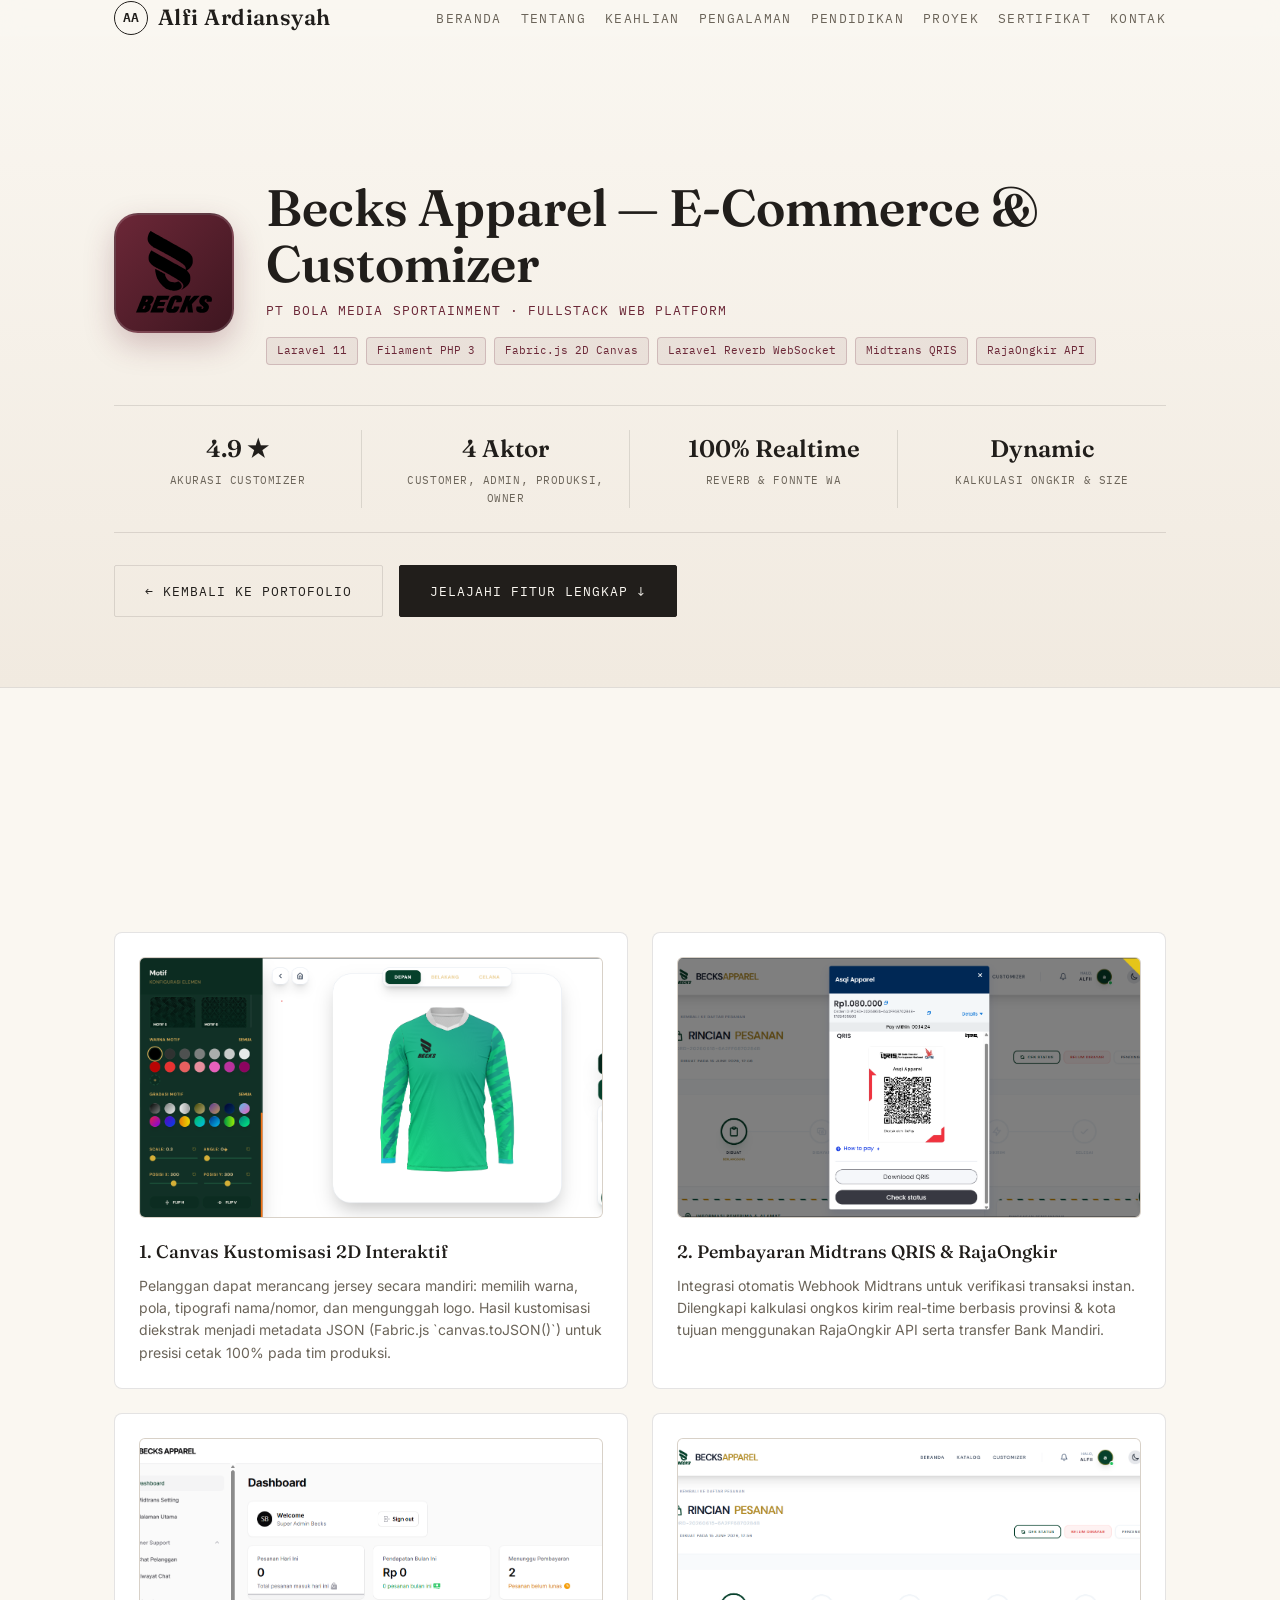
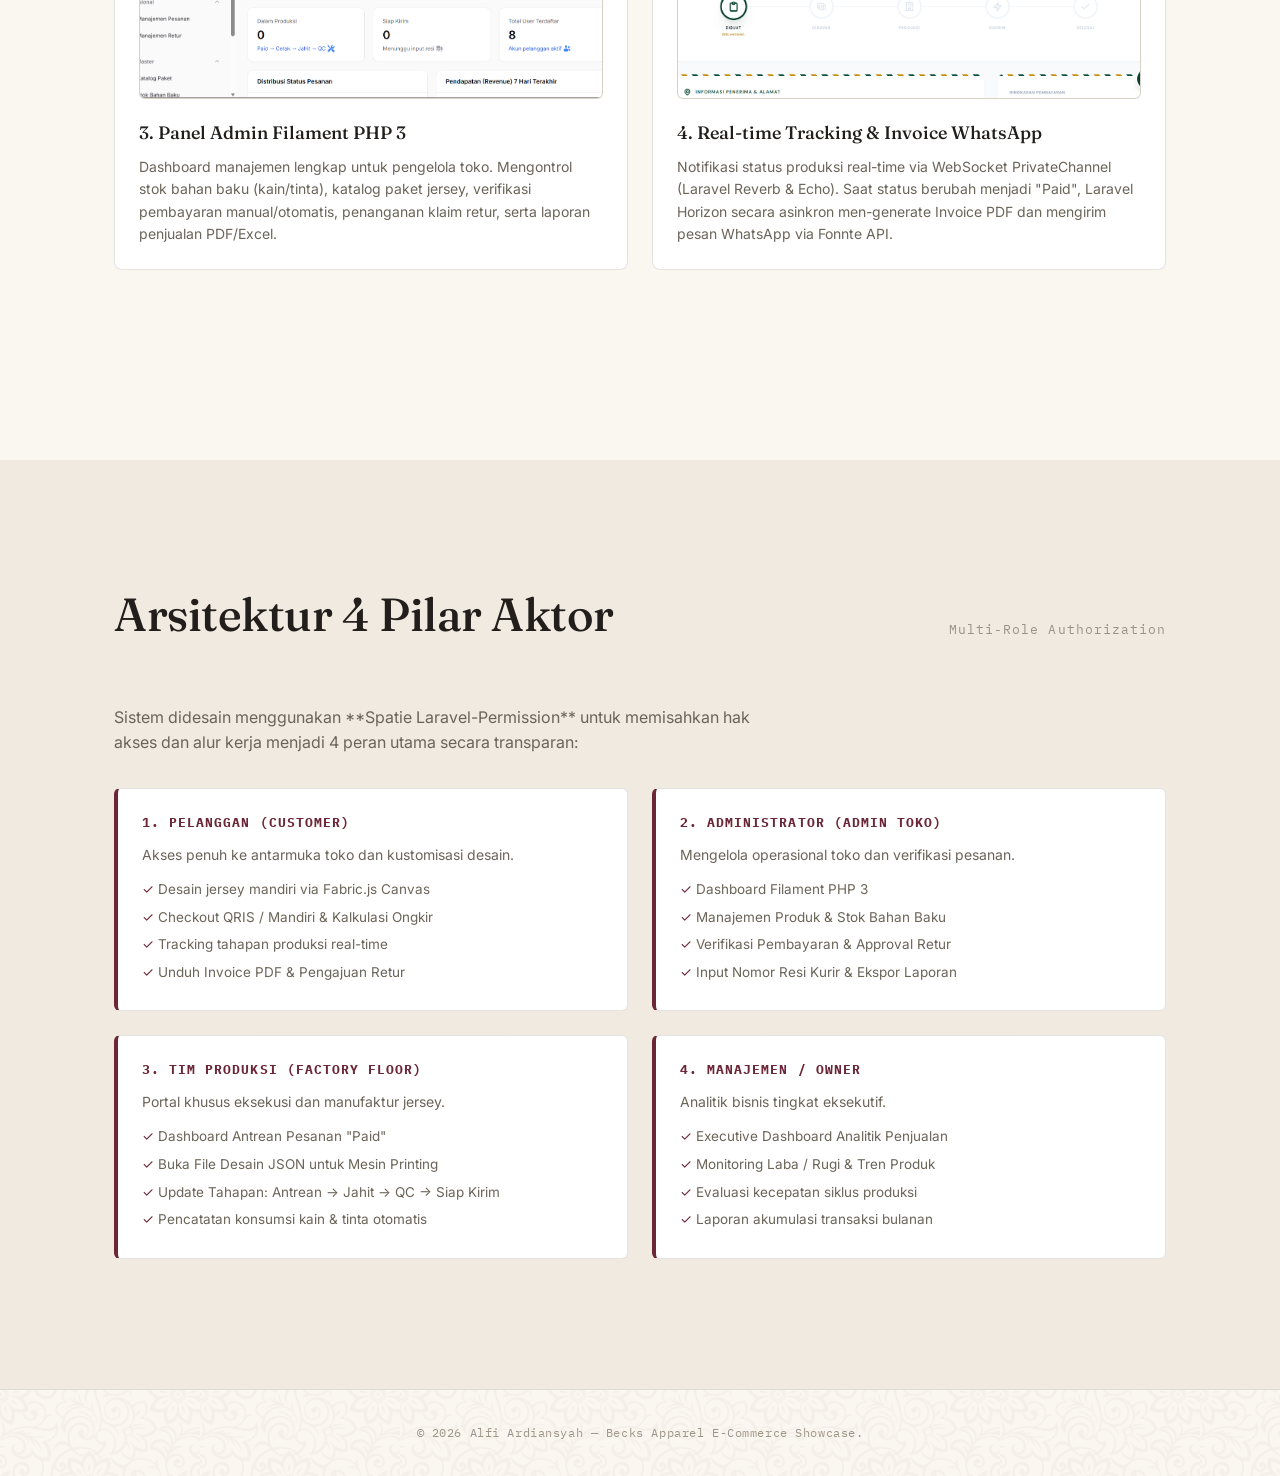
<file: becks-apparel.html>
<!DOCTYPE html>
<html lang="id">

<head>
  <meta charset="UTF-8">
  <meta name="viewport" content="width=device-width, initial-scale=1.0">
  <title>Becks Apparel — Showcase Proyek E-Commerce</title>
  <meta name="description" content="Showcase aplikasi E-Commerce Kustomisasi Jersey Becks Apparel oleh Alfi Ardiansyah.">

  <link rel="preconnect" href="https://fonts.googleapis.com">
  <link rel="preconnect" href="https://fonts.gstatic.com" crossorigin>
  <link href="https://fonts.googleapis.com/css2?family=Fraunces:opsz,wght@9..144,300;9..144,400;9..144,500;9..144,600;9..144,700&family=Inter:wght@300;400;500;600&family=IBM+Plex+Mono:wght@400;500&display=swap" rel="stylesheet">

  <link rel="stylesheet" href="css/style.css">
  <style>
    /* Custom Showcase Page Styles (Play Store / App Store Vibe) */
    .store-hero {
      padding: 180px 0 70px;
      border-bottom: 1px solid var(--line);
      background: linear-gradient(180deg, var(--bg) 0%, var(--bg-alt) 100%);
    }

    .store-header-grid {
      display: grid;
      grid-template-columns: 120px 1fr;
      gap: 32px;
      align-items: center;
      margin-bottom: 40px;
    }

    .app-icon {
      width: 120px;
      height: 120px;
      border-radius: 24px;
      background: linear-gradient(135deg, var(--accent) 0%, #3e1620 100%);
      display: flex;
      align-items: center;
      justify-content: center;
      box-shadow: 0 12px 30px rgba(107, 39, 55, 0.25);
      border: 2px solid rgba(255, 255, 255, 0.15);
      padding: 16px;
    }

    .app-icon img {
      width: 100%;
      height: 100%;
      object-fit: contain;
    }

    .app-title-area h1 {
      font-family: var(--font-display);
      font-size: clamp(2rem, 4vw, 3.2rem);
      font-weight: 600;
      line-height: 1.1;
      margin-bottom: 8px;
    }

    .app-developer {
      font-family: var(--font-mono);
      font-size: 13px;
      color: var(--accent);
      text-transform: uppercase;
      letter-spacing: .08em;
      margin-bottom: 16px;
    }

    .store-badge-group {
      display: flex;
      flex-wrap: wrap;
      gap: 8px;
    }

    .store-badge {
      font-family: var(--font-mono);
      font-size: 11px;
      padding: 4px 10px;
      border-radius: 4px;
      background: rgba(107, 39, 55, 0.08);
      color: var(--accent);
      border: 1px solid rgba(107, 39, 55, 0.2);
    }

    .store-stats-bar {
      display: grid;
      grid-template-columns: repeat(4, 1fr);
      gap: 20px;
      padding: 24px 0;
      border-top: 1px solid var(--line);
      border-bottom: 1px solid var(--line);
      margin-bottom: 32px;
      text-align: center;
    }

    .store-stat-item {
      border-right: 1px solid var(--line);
      padding: 0 12px;
    }

    .store-stat-item:last-child {
      border-right: none;
    }

    .store-stat-value {
      font-family: var(--font-display);
      font-size: 24px;
      font-weight: 600;
      color: var(--ink);
    }

    .store-stat-label {
      font-family: var(--font-mono);
      font-size: 11px;
      color: var(--ink-soft);
      text-transform: uppercase;
      letter-spacing: .05em;
      margin-top: 4px;
    }

    .gallery-grid {
      display: grid;
      grid-template-columns: repeat(2, 1fr);
      gap: 24px;
      margin-bottom: 60px;
    }

    .gallery-card {
      background: var(--paper);
      border: 1px solid var(--line);
      border-radius: 8px;
      padding: 24px;
      transition: transform 0.35s ease, box-shadow 0.35s ease, border-color 0.35s ease;
    }

    .gallery-card:hover {
      transform: translateY(-6px);
      box-shadow: 0 16px 36px rgba(33, 30, 27, 0.08);
      border-color: var(--accent-line);
    }

    .gallery-card-preview {
      aspect-ratio: 16/9;
      border-radius: 6px;
      background: var(--bg-alt);
      display: flex;
      align-items: center;
      justify-content: center;
      margin-bottom: 20px;
      position: relative;
      overflow: hidden;
      border: 1px solid var(--line);
    }

    .gallery-card-preview img {
      width: 100%;
      height: 100%;
      object-fit: cover;
      display: block;
      transition: transform 0.5s ease;
    }

    .gallery-card:hover .gallery-card-preview img {
      transform: scale(1.04);
    }

    .gallery-card-title {
      font-family: var(--font-display);
      font-size: 18px;
      font-weight: 500;
      margin-bottom: 8px;
    }

    .gallery-card-desc {
      font-size: 14px;
      color: var(--ink-soft);
      line-height: 1.6;
    }

    .actor-grid {
      display: grid;
      grid-template-columns: repeat(2, 1fr);
      gap: 24px;
      margin-top: 32px;
    }

    .actor-box {
      background: var(--paper);
      border: 1px solid var(--line);
      padding: 24px;
      border-radius: 6px;
      border-left: 4px solid var(--accent);
      transition: transform 0.3s ease;
    }

    .actor-box:hover {
      transform: translateX(6px);
    }

    .actor-box h4 {
      font-family: var(--font-mono);
      font-size: 13px;
      text-transform: uppercase;
      letter-spacing: .08em;
      color: var(--accent);
      margin-bottom: 10px;
    }

    .actor-box ul {
      margin-top: 10px;
    }

    .actor-box ul li {
      font-size: 13.5px;
      color: var(--ink-soft);
      padding: 3px 0;
    }

    .actor-box ul li::before {
      content: '✓ ';
      color: var(--accent);
    }

    @media (max-width: 768px) {
      .store-hero {
        padding-top: 130px;
      }
      .store-header-grid {
        grid-template-columns: 1fr;
        text-align: center;
      }
      .app-icon {
        margin: 0 auto;
      }
      .store-badge-group {
        justify-content: center;
      }
      .store-stats-bar {
        grid-template-columns: repeat(2, 1fr);
        gap: 16px;
      }
      .store-stat-item {
        border-right: none;
        border-bottom: 1px solid var(--line);
        padding-bottom: 12px;
      }
      .gallery-grid, .actor-grid {
        grid-template-columns: 1fr;
      }
    }
  </style>
</head>

<body>

  <!-- ============ HEADER COMPONENT ============ -->
  <header id="siteHeader"></header>

  <!-- ============ STORE HERO HEADER ============ -->
  <section class="store-hero">
    <div class="wrap">
      <div class="store-header-grid">
        <div class="app-icon">
          <img src="images/becksapparel/logo-becks.svg" alt="Becks Apparel Logo">
        </div>
        <div class="app-title-area">
          <h1>Becks Apparel — E-Commerce &amp; Customizer</h1>
          <div class="app-developer">PT Bola Media Sportainment · Fullstack Web Platform</div>
          <div class="store-badge-group">
            <span class="store-badge">Laravel 11</span>
            <span class="store-badge">Filament PHP 3</span>
            <span class="store-badge">Fabric.js 2D Canvas</span>
            <span class="store-badge">Laravel Reverb WebSocket</span>
            <span class="store-badge">Midtrans QRIS</span>
            <span class="store-badge">RajaOngkir API</span>
          </div>
        </div>
      </div>

      <!-- Quick Store Stats -->
      <div class="store-stats-bar">
        <div class="store-stat-item">
          <div class="store-stat-value">4.9 ★</div>
          <div class="store-stat-label">Akurasi Customizer</div>
        </div>
        <div class="store-stat-item">
          <div class="store-stat-value">4 Aktor</div>
          <div class="store-stat-label">Customer, Admin, Produksi, Owner</div>
        </div>
        <div class="store-stat-item">
          <div class="store-stat-value">100% Realtime</div>
          <div class="store-stat-label">Reverb &amp; Fonnte WA</div>
        </div>
        <div class="store-stat-item">
          <div class="store-stat-value">Dynamic</div>
          <div class="store-stat-label">Kalkulasi Ongkir &amp; Size</div>
        </div>
      </div>

      <div class="cta-row">
        <a href="index.html#projects" class="btn btn-ghost">&larr; Kembali ke Portofolio</a>
        <a href="#overview" class="btn btn-primary">Jelajahi Fitur Lengkap &darr;</a>
      </div>
    </div>
  </section>

  <!-- ============ SCREENSHOTS / FEATURE SHOWCASE ============ -->
  <section class="section-pad" id="overview">
    <div class="wrap">
      <div class="section-head reveal">
        <h2 class="headline">Tampilan &amp; Fitur Unggulan</h2>
        <div class="section-num">Showcase Visual</div>
      </div>

      <div class="gallery-grid reveal">
        <!-- Feature 1 -->
        <div class="gallery-card">
          <div class="gallery-card-preview">
            <img src="images/becksapparel/1-customizer.png" alt="Canvas Kustomisasi 2D Interaktif">
          </div>
          <h3 class="gallery-card-title">1. Canvas Kustomisasi 2D Interaktif</h3>
          <p class="gallery-card-desc">Pelanggan dapat merancang jersey secara mandiri: memilih warna, pola, tipografi nama/nomor, dan mengunggah logo. Hasil kustomisasi diekstrak menjadi metadata JSON (Fabric.js `canvas.toJSON()`) untuk presisi cetak 100% pada tim produksi.</p>
        </div>

        <!-- Feature 2 -->
        <div class="gallery-card">
          <div class="gallery-card-preview">
            <img src="images/becksapparel/2-payment.png" alt="Pembayaran Midtrans QRIS & RajaOngkir">
          </div>
          <h3 class="gallery-card-title">2. Pembayaran Midtrans QRIS &amp; RajaOngkir</h3>
          <p class="gallery-card-desc">Integrasi otomatis Webhook Midtrans untuk verifikasi transaksi instan. Dilengkapi kalkulasi ongkos kirim real-time berbasis provinsi &amp; kota tujuan menggunakan RajaOngkir API serta transfer Bank Mandiri.</p>
        </div>

        <!-- Feature 3 -->
        <div class="gallery-card">
          <div class="gallery-card-preview">
            <img src="images/becksapparel/3-adminpanel.png" alt="Panel Admin Filament PHP 3">
          </div>
          <h3 class="gallery-card-title">3. Panel Admin Filament PHP 3</h3>
          <p class="gallery-card-desc">Dashboard manajemen lengkap untuk pengelola toko. Mengontrol stok bahan baku (kain/tinta), katalog paket jersey, verifikasi pembayaran manual/otomatis, penanganan klaim retur, serta laporan penjualan PDF/Excel.</p>
        </div>

        <!-- Feature 4 -->
        <div class="gallery-card">
          <div class="gallery-card-preview">
            <img src="images/becksapparel/4-realtime-tracking.png" alt="Real-time Tracking &amp; Invoice WhatsApp">
          </div>
          <h3 class="gallery-card-title">4. Real-time Tracking &amp; Invoice WhatsApp</h3>
          <p class="gallery-card-desc">Notifikasi status produksi real-time via WebSocket PrivateChannel (Laravel Reverb &amp; Echo). Saat status berubah menjadi "Paid", Laravel Horizon secara asinkron men-generate Invoice PDF dan mengirim pesan WhatsApp via Fonnte API.</p>
        </div>
      </div>
    </div>
  </section>

  <!-- ============ SYSTEM ARCHITECTURE & 4 ACTORS ============ -->
  <section class="section-pad bg-alt">
    <div class="wrap">
      <div class="section-head reveal">
        <h2 class="headline">Arsitektur 4 Pilar Aktor</h2>
        <div class="section-num">Multi-Role Authorization</div>
      </div>

      <p class="reveal" style="max-width: 680px; color: var(--ink-soft); font-size: 16px; margin-bottom: 24px;">
        Sistem didesain menggunakan **Spatie Laravel-Permission** untuk memisahkan hak akses dan alur kerja menjadi 4 peran utama secara transparan:
      </p>

      <div class="actor-grid reveal">
        <div class="actor-box">
          <h4>1. Pelanggan (Customer)</h4>
          <p style="font-size: 14px; color: var(--ink-soft);">Akses penuh ke antarmuka toko dan kustomisasi desain.</p>
          <ul>
            <li>Desain jersey mandiri via Fabric.js Canvas</li>
            <li>Checkout QRIS / Mandiri &amp; Kalkulasi Ongkir</li>
            <li>Tracking tahapan produksi real-time</li>
            <li>Unduh Invoice PDF &amp; Pengajuan Retur</li>
          </ul>
        </div>

        <div class="actor-box">
          <h4>2. Administrator (Admin Toko)</h4>
          <p style="font-size: 14px; color: var(--ink-soft);">Mengelola operasional toko dan verifikasi pesanan.</p>
          <ul>
            <li>Dashboard Filament PHP 3</li>
            <li>Manajemen Produk &amp; Stok Bahan Baku</li>
            <li>Verifikasi Pembayaran &amp; Approval Retur</li>
            <li>Input Nomor Resi Kurir &amp; Ekspor Laporan</li>
          </ul>
        </div>

        <div class="actor-box">
          <h4>3. Tim Produksi (Factory Floor)</h4>
          <p style="font-size: 14px; color: var(--ink-soft);">Portal khusus eksekusi dan manufaktur jersey.</p>
          <ul>
            <li>Dashboard Antrean Pesanan "Paid"</li>
            <li>Buka File Desain JSON untuk Mesin Printing</li>
            <li>Update Tahapan: Antrean &rarr; Jahit &rarr; QC &rarr; Siap Kirim</li>
            <li>Pencatatan konsumsi kain &amp; tinta otomatis</li>
          </ul>
        </div>

        <div class="actor-box">
          <h4>4. Manajemen / Owner</h4>
          <p style="font-size: 14px; color: var(--ink-soft);">Analitik bisnis tingkat eksekutif.</p>
          <ul>
            <li>Executive Dashboard Analitik Penjualan</li>
            <li>Monitoring Laba / Rugi &amp; Tren Produk</li>
            <li>Evaluasi kecepatan siklus produksi</li>
            <li>Laporan akumulasi transaksi bulanan</li>
          </ul>
        </div>
      </div>
    </div>
  </section>

  <!-- ============ FOOTER ============ -->
  <footer>
    &copy; 2026 Alfi Ardiansyah — Becks Apparel E-Commerce Showcase.
  </footer>

  <script src="js/navbar.js"></script>
  <script>
    const revealEls = document.querySelectorAll('.reveal');
    const io = new IntersectionObserver((entries) => {
      entries.forEach(en => {
        if (en.isIntersecting) {
          en.target.classList.add('in');
          io.unobserve(en.target);
        }
      });
    }, { threshold: .15, rootMargin: '0px 0px -60px 0px' });
    revealEls.forEach(el => io.observe(el));
  </script>

</body>

</html>
</file>
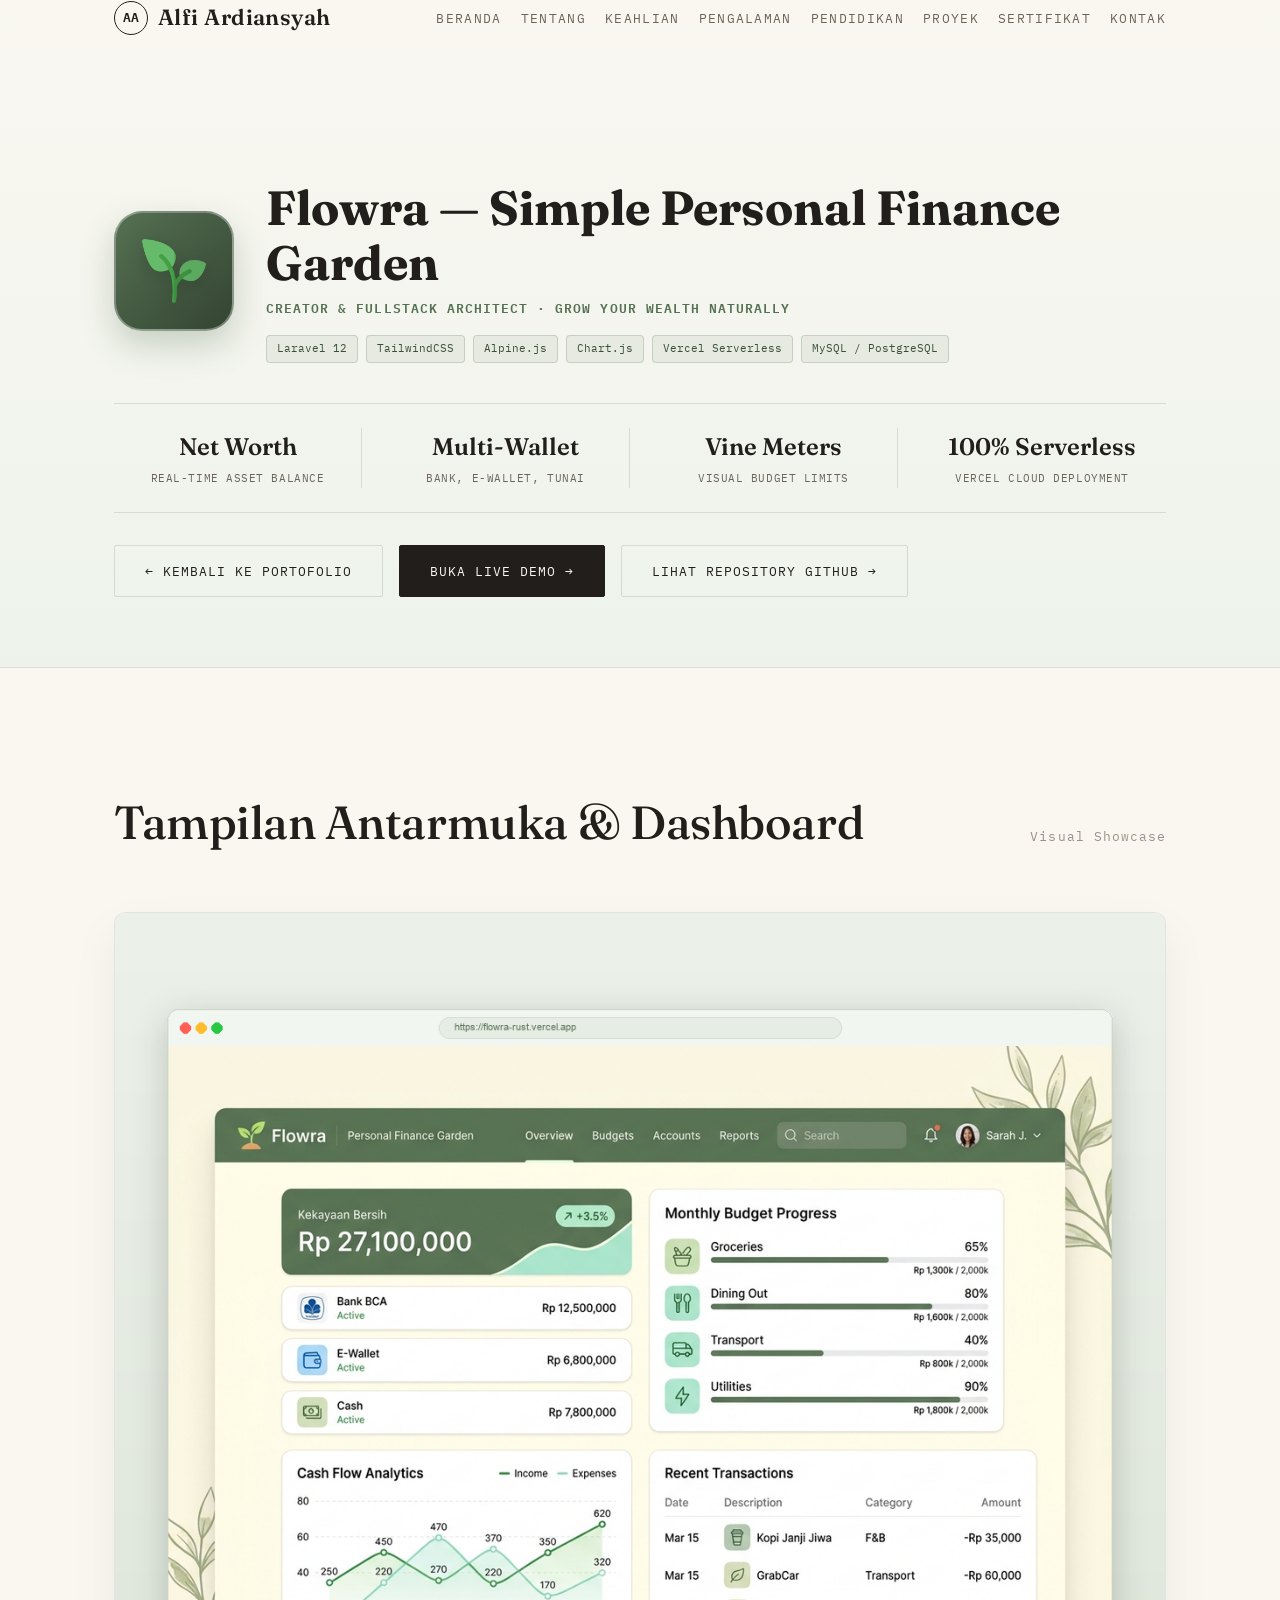
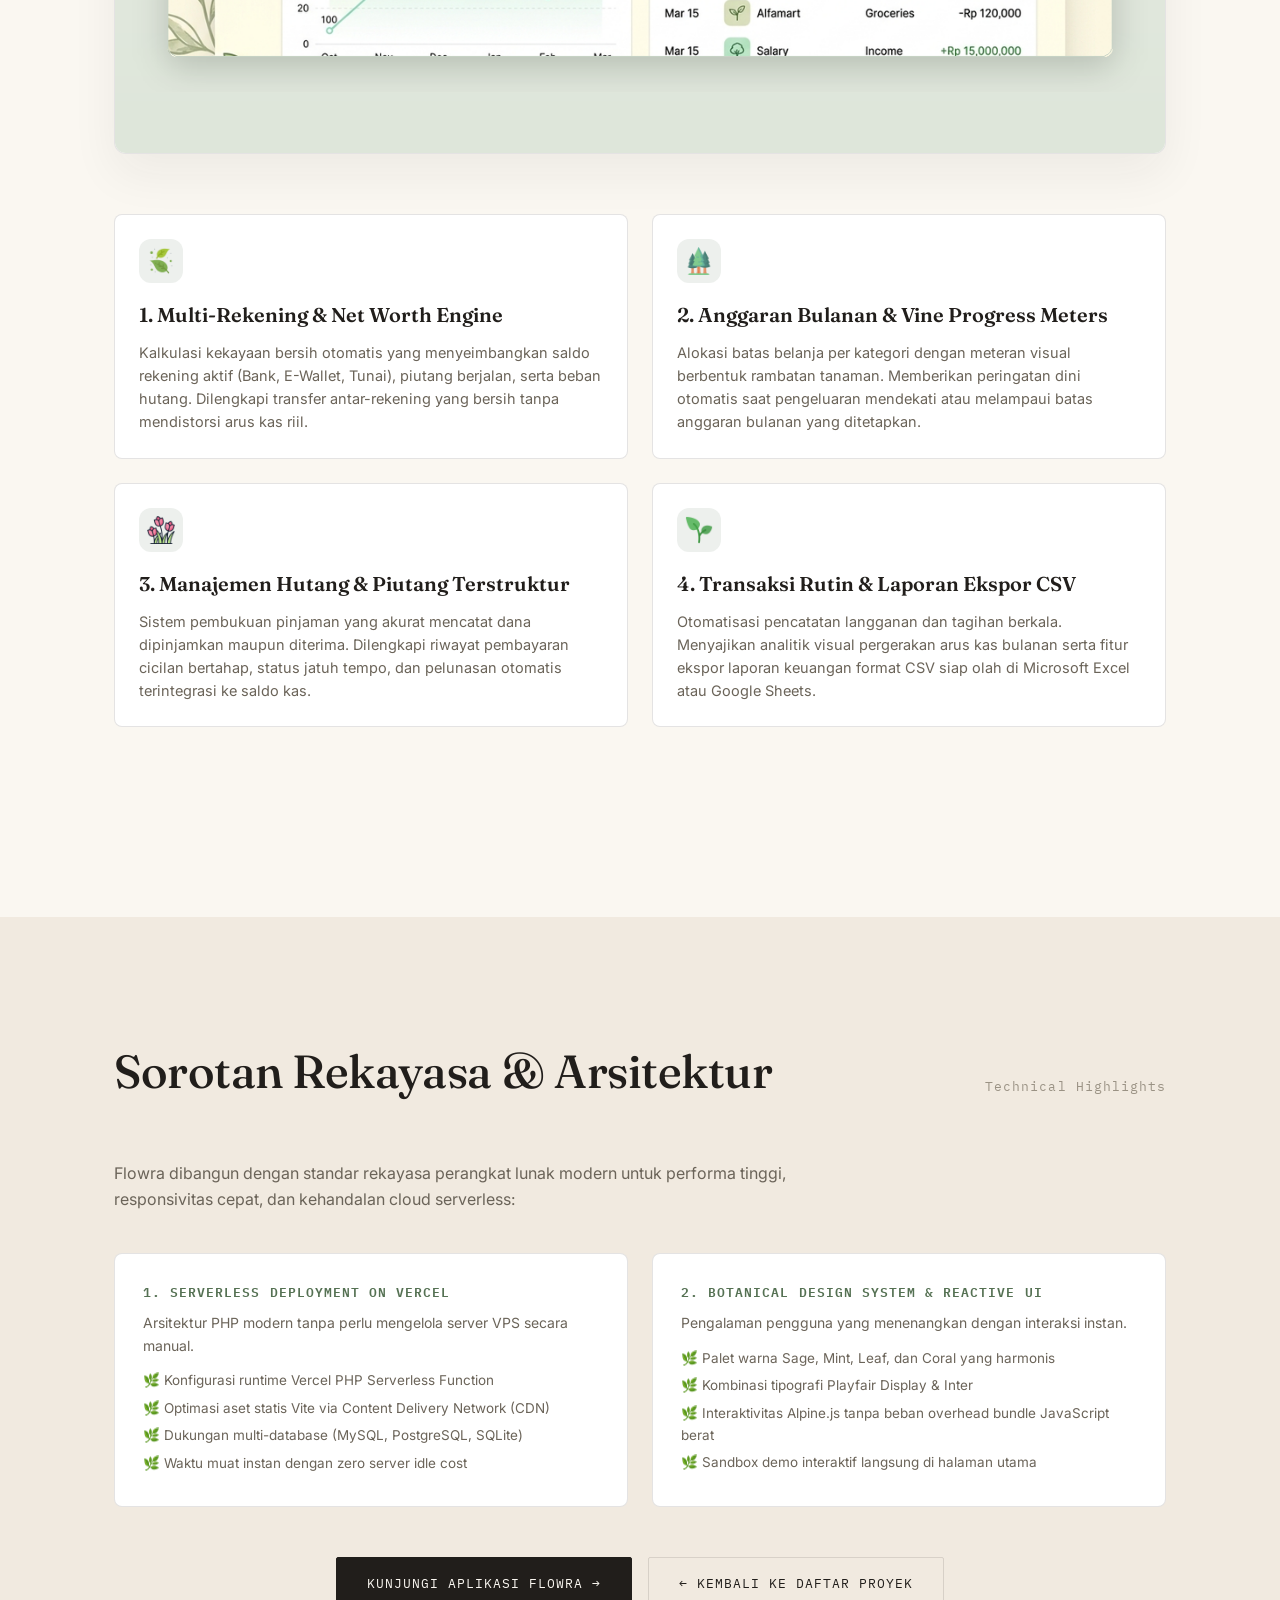
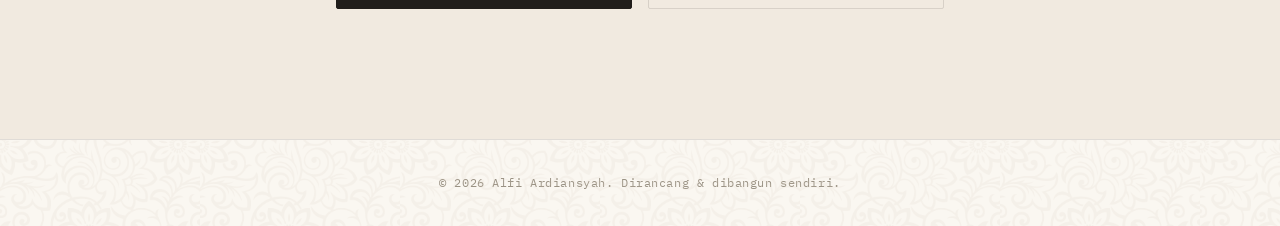
<file: flowra.html>
<!DOCTYPE html>
<html lang="id">

<head>
  <meta charset="UTF-8">
  <meta name="viewport" content="width=device-width, initial-scale=1.0">
  <title>Flowra — Showcase Proyek Personal Finance Garden</title>
  <meta name="description" content="Showcase aplikasi manajemen keuangan pribadi Flowra Personal Finance Garden oleh Alfi Ardiansyah.">

  <link rel="preconnect" href="https://fonts.googleapis.com">
  <link rel="preconnect" href="https://fonts.gstatic.com" crossorigin>
  <link href="https://fonts.googleapis.com/css2?family=Fraunces:opsz,wght@9..144,300;9..144,400;9..144,500;9..144,600;9..144,700&family=Inter:wght@300;400;500;600&family=IBM+Plex+Mono:wght@400;500&display=swap" rel="stylesheet">

  <link rel="stylesheet" href="css/style.css">
  <style>
    /* Custom Showcase Page Styles (Botanical Flora Vibe) */
    .store-hero {
      padding: 180px 0 70px;
      border-bottom: 1px solid var(--line);
      background: linear-gradient(180deg, var(--bg) 0%, #edf3eb 100%);
    }

    .store-header-grid {
      display: grid;
      grid-template-columns: 120px 1fr;
      gap: 32px;
      align-items: center;
      margin-bottom: 40px;
    }

    .app-icon-flora {
      width: 120px;
      height: 120px;
      border-radius: 28px;
      background: linear-gradient(135deg, #557153 0%, #344432 100%);
      display: flex;
      align-items: center;
      justify-content: center;
      box-shadow: 0 14px 32px rgba(85, 113, 83, 0.28);
      border: 2px solid rgba(255, 255, 255, 0.35);
      padding: 24px;
    }

    .app-icon-flora img {
      width: 100%;
      height: 100%;
      object-fit: contain;
      filter: drop-shadow(0 4px 8px rgba(0, 0, 0, 0.15));
    }

    .app-title-area h1 {
      font-family: var(--font-display);
      font-size: clamp(2rem, 3.8vw, 3rem);
      line-height: 1.15;
      margin-bottom: 8px;
      color: var(--ink);
    }

    .app-developer {
      font-family: var(--font-mono);
      font-size: 13px;
      color: #557153;
      text-transform: uppercase;
      letter-spacing: .08em;
      margin-bottom: 16px;
      font-weight: 600;
    }

    .store-badge-group {
      display: flex;
      flex-wrap: wrap;
      gap: 8px;
    }

    .store-badge {
      font-family: var(--font-mono);
      font-size: 11px;
      padding: 4px 10px;
      border-radius: 4px;
      background: rgba(85, 113, 83, 0.08);
      color: #3b5039;
      border: 1px solid rgba(85, 113, 83, 0.22);
    }

    .store-stats-bar {
      display: grid;
      grid-template-columns: repeat(4, 1fr);
      gap: 20px;
      padding: 24px 0;
      border-top: 1px solid var(--line);
      border-bottom: 1px solid var(--line);
      margin-bottom: 32px;
      text-align: center;
    }

    .store-stat-item {
      border-right: 1px solid var(--line);
      padding: 0 12px;
    }

    .store-stat-item:last-child {
      border-right: none;
    }

    .store-stat-value {
      font-family: var(--font-display);
      font-size: 24px;
      font-weight: 600;
      color: var(--ink);
    }

    .store-stat-label {
      font-family: var(--font-mono);
      font-size: 11px;
      color: var(--ink-soft);
      text-transform: uppercase;
      letter-spacing: .05em;
      margin-top: 4px;
    }

    .gallery-single {
      background: var(--paper);
      border: 1px solid var(--line);
      border-radius: 12px;
      overflow: hidden;
      margin-bottom: 60px;
      box-shadow: 0 20px 48px rgba(33, 30, 27, 0.06);
    }

    .gallery-single img {
      width: 100%;
      height: auto;
      display: block;
    }

    .gallery-grid {
      display: grid;
      grid-template-columns: repeat(2, 1fr);
      gap: 24px;
      margin-bottom: 60px;
    }

    .gallery-card {
      background: var(--paper);
      border: 1px solid var(--line);
      border-radius: 8px;
      padding: 24px;
      transition: transform 0.35s ease, box-shadow 0.35s ease, border-color 0.35s ease;
    }

    .gallery-card:hover {
      transform: translateY(-6px);
      box-shadow: 0 16px 36px rgba(33, 30, 27, 0.08);
      border-color: #557153;
    }

    .gallery-card-icon {
      width: 44px;
      height: 44px;
      border-radius: 12px;
      background: rgba(85, 113, 83, 0.1);
      display: flex;
      align-items: center;
      justify-content: center;
      margin-bottom: 16px;
      padding: 8px;
    }

    .gallery-card-icon img {
      width: 100%;
      height: 100%;
      object-fit: contain;
    }

    .gallery-card-title {
      font-family: var(--font-display);
      font-size: 20px;
      font-weight: 600;
      margin-bottom: 10px;
      color: var(--ink);
    }

    .gallery-card-desc {
      font-size: 14.5px;
      line-height: 1.6;
      color: var(--ink-soft);
    }

    .actor-grid {
      display: grid;
      grid-template-columns: repeat(2, 1fr);
      gap: 24px;
      margin-top: 40px;
    }

    .actor-box {
      background: var(--paper);
      border: 1px solid var(--line);
      padding: 28px;
      border-radius: 8px;
    }

    .actor-box h4 {
      font-family: var(--font-mono);
      font-size: 13px;
      text-transform: uppercase;
      letter-spacing: .08em;
      color: #557153;
      margin-bottom: 10px;
      font-weight: 600;
    }

    .actor-box ul {
      margin-top: 10px;
    }

    .actor-box ul li {
      font-size: 13.5px;
      color: var(--ink-soft);
      padding: 3px 0;
    }

    .actor-box ul li::before {
      content: '🌿 ';
    }

    @media (max-width: 768px) {
      .store-hero {
        padding-top: 130px;
      }
      .store-header-grid {
        grid-template-columns: 1fr;
        text-align: center;
      }
      .app-icon-flora {
        margin: 0 auto;
      }
      .store-badge-group {
        justify-content: center;
      }
      .store-stats-bar {
        grid-template-columns: repeat(2, 1fr);
        gap: 16px;
      }
      .store-stat-item {
        border-right: none;
        border-bottom: 1px solid var(--line);
        padding-bottom: 12px;
      }
      .gallery-grid, .actor-grid {
        grid-template-columns: 1fr;
      }
    }
  </style>
</head>

<body>

  <!-- ============ HEADER COMPONENT ============ -->
  <header id="siteHeader"></header>

  <!-- ============ STORE HERO HEADER ============ -->
  <section class="store-hero">
    <div class="wrap">
      <div class="store-header-grid">
        <div class="app-icon-flora">
          <img src="images/flowra/sprout.png" alt="Flowra Logo Sprout">
        </div>
        <div class="app-title-area">
          <h1>Flowra — Simple Personal Finance Garden</h1>
          <div class="app-developer">Creator &amp; Fullstack Architect · Grow Your Wealth Naturally</div>
          <div class="store-badge-group">
            <span class="store-badge">Laravel 12</span>
            <span class="store-badge">TailwindCSS</span>
            <span class="store-badge">Alpine.js</span>
            <span class="store-badge">Chart.js</span>
            <span class="store-badge">Vercel Serverless</span>
            <span class="store-badge">MySQL / PostgreSQL</span>
          </div>
        </div>
      </div>

      <!-- Quick Store Stats -->
      <div class="store-stats-bar">
        <div class="store-stat-item">
          <div class="store-stat-value">Net Worth</div>
          <div class="store-stat-label">Real-Time Asset Balance</div>
        </div>
        <div class="store-stat-item">
          <div class="store-stat-value">Multi-Wallet</div>
          <div class="store-stat-label">Bank, E-Wallet, Tunai</div>
        </div>
        <div class="store-stat-item">
          <div class="store-stat-value">Vine Meters</div>
          <div class="store-stat-label">Visual Budget Limits</div>
        </div>
        <div class="store-stat-item">
          <div class="store-stat-value">100% Serverless</div>
          <div class="store-stat-label">Vercel Cloud Deployment</div>
        </div>
      </div>

      <div class="cta-row">
        <a href="index.html#projects" class="btn btn-ghost">&larr; Kembali ke Portofolio</a>
        <a href="https://flowra-rust.vercel.app/" target="_blank" rel="noopener" class="btn btn-primary">Buka Live Demo &rarr;</a>
        <a href="https://github.com/alfiardiansyah/flowra" target="_blank" rel="noopener" class="btn btn-ghost">Lihat Repository GitHub &rarr;</a>
      </div>
    </div>
  </section>

  <!-- ============ HERO SHOWCASE PREVIEW ============ -->
  <section class="section-pad" id="overview">
    <div class="wrap">
      <div class="section-head reveal">
        <h2 class="headline">Tampilan Antarmuka &amp; Dashboard</h2>
        <div class="section-num">Visual Showcase</div>
      </div>

      <div class="gallery-single reveal">
        <img src="assets/proyek4.png" alt="Flowra Dashboard Showcase">
      </div>

      <div class="gallery-grid reveal">
        <!-- Feature 1 -->
        <div class="gallery-card">
          <div class="gallery-card-icon">
            <img src="images/flowra/cash-leaf.png" alt="Multi Wallet">
          </div>
          <h3 class="gallery-card-title">1. Multi-Rekening &amp; Net Worth Engine</h3>
          <p class="gallery-card-desc">Kalkulasi kekayaan bersih otomatis yang menyeimbangkan saldo rekening aktif (Bank, E-Wallet, Tunai), piutang berjalan, serta beban hutang. Dilengkapi transfer antar-rekening yang bersih tanpa mendistorsi arus kas riil.</p>
        </div>

        <!-- Feature 2 -->
        <div class="gallery-card">
          <div class="gallery-card-icon">
            <img src="images/flowra/tree.png" alt="Budgeting">
          </div>
          <h3 class="gallery-card-title">2. Anggaran Bulanan &amp; Vine Progress Meters</h3>
          <p class="gallery-card-desc">Alokasi batas belanja per kategori dengan meteran visual berbentuk rambatan tanaman. Memberikan peringatan dini otomatis saat pengeluaran mendekati atau melampaui batas anggaran bulanan yang ditetapkan.</p>
        </div>

        <!-- Feature 3 -->
        <div class="gallery-card">
          <div class="gallery-card-icon">
            <img src="images/flowra/flower-bloom.png" alt="Debts">
          </div>
          <h3 class="gallery-card-title">3. Manajemen Hutang &amp; Piutang Terstruktur</h3>
          <p class="gallery-card-desc">Sistem pembukuan pinjaman yang akurat mencatat dana dipinjamkan maupun diterima. Dilengkapi riwayat pembayaran cicilan bertahap, status jatuh tempo, dan pelunasan otomatis terintegrasi ke saldo kas.</p>
        </div>

        <!-- Feature 4 -->
        <div class="gallery-card">
          <div class="gallery-card-icon">
            <img src="images/flowra/sprout.png" alt="Reports">
          </div>
          <h3 class="gallery-card-title">4. Transaksi Rutin &amp; Laporan Ekspor CSV</h3>
          <p class="gallery-card-desc">Otomatisasi pencatatan langganan dan tagihan berkala. Menyajikan analitik visual pergerakan arus kas bulanan serta fitur ekspor laporan keuangan format CSV siap olah di Microsoft Excel atau Google Sheets.</p>
        </div>
      </div>
    </div>
  </section>

  <!-- ============ TECHNICAL ARCHITECTURE ============ -->
  <section class="section-pad bg-alt">
    <div class="wrap">
      <div class="section-head reveal">
        <h2 class="headline">Sorotan Rekayasa &amp; Arsitektur</h2>
        <div class="section-num">Technical Highlights</div>
      </div>

      <p class="reveal" style="max-width: 680px; color: var(--ink-soft); font-size: 16px; margin-bottom: 24px;">
        Flowra dibangun dengan standar rekayasa perangkat lunak modern untuk performa tinggi, responsivitas cepat, dan kehandalan cloud serverless:
      </p>

      <div class="actor-grid reveal">
        <div class="actor-box">
          <h4>1. Serverless Deployment on Vercel</h4>
          <p style="font-size: 14px; color: var(--ink-soft);">Arsitektur PHP modern tanpa perlu mengelola server VPS secara manual.</p>
          <ul>
            <li>Konfigurasi runtime Vercel PHP Serverless Function</li>
            <li>Optimasi aset statis Vite via Content Delivery Network (CDN)</li>
            <li>Dukungan multi-database (MySQL, PostgreSQL, SQLite)</li>
            <li>Waktu muat instan dengan zero server idle cost</li>
          </ul>
        </div>

        <div class="actor-box">
          <h4>2. Botanical Design System &amp; Reactive UI</h4>
          <p style="font-size: 14px; color: var(--ink-soft);">Pengalaman pengguna yang menenangkan dengan interaksi instan.</p>
          <ul>
            <li>Palet warna Sage, Mint, Leaf, dan Coral yang harmonis</li>
            <li>Kombinasi tipografi Playfair Display &amp; Inter</li>
            <li>Interaktivitas Alpine.js tanpa beban overhead bundle JavaScript berat</li>
            <li>Sandbox demo interaktif langsung di halaman utama</li>
          </ul>
        </div>
      </div>

      <div class="cta-row reveal" style="margin-top: 50px; justify-content: center;">
        <a href="https://flowra-rust.vercel.app/" target="_blank" rel="noopener" class="btn btn-primary">Kunjungi Aplikasi Flowra &rarr;</a>
        <a href="index.html#projects" class="btn btn-ghost">&larr; Kembali ke Daftar Proyek</a>
      </div>
    </div>
  </section>

  <!-- ============ FOOTER ============ -->
  <footer>
    &copy; 2026 Alfi Ardiansyah. Dirancang &amp; dibangun sendiri.
  </footer>

  <script src="js/navbar.js"></script>
  <script>
    // reveal on scroll
    const revealEls = document.querySelectorAll('.reveal');
    const io = new IntersectionObserver((entries) => {
      entries.forEach(en => {
        if (en.isIntersecting) {
          en.target.classList.add('in');
          io.unobserve(en.target);
        }
      });
    }, { threshold: .15, rootMargin: '0px 0px -60px 0px' });
    revealEls.forEach(el => io.observe(el));
  </script>

</body>

</html>
</file>
<file: css/style.css>
:root {
  --bg: #FAF7F1;
  --bg-alt: #F1EAE0;
  --ink: #211E1B;
  --ink-soft: #6B6459;
  --ink-faint: #9A9284;
  --accent: #6B2737;
  --accent-soft: rgba(107, 39, 55, .08);
  --accent-line: rgba(107, 39, 55, .35);
  --line: rgba(33, 30, 27, .12);
  --paper: #FFFFFF;

  --font-display: 'Fraunces', serif;
  --font-body: 'Inter', sans-serif;
  --font-mono: 'IBM Plex Mono', monospace;

  --maxw: 1180px;
  --pad: clamp(24px, 5vw, 72px);
}

* {
  margin: 0;
  padding: 0;
  box-sizing: border-box;
}

html {
  scroll-behavior: smooth;
}

section[id] {
  scroll-margin-top: 76px;
}

body {
  background: var(--bg);
  color: var(--ink);
  font-family: var(--font-body);
  font-weight: 400;
  line-height: 1.6;
  font-size: 16px;
  -webkit-font-smoothing: antialiased;
  overflow-x: hidden;
}

a {
  color: inherit;
  text-decoration: none;
}

ul {
  list-style: none;
}

img {
  max-width: 100%;
  display: block;
}

::selection {
  background: var(--accent);
  color: var(--bg);
}

:focus-visible {
  outline: 2px solid var(--accent);
  outline-offset: 4px;
}

.wrap {
  max-width: var(--maxw);
  margin: 0 auto;
  padding: 0 var(--pad);
}

.eyebrow {
  display: flex;
  align-items: center;
  gap: 10px;
  font-family: var(--font-mono);
  font-size: 12px;
  letter-spacing: .18em;
  text-transform: uppercase;
  color: var(--accent);
  margin-bottom: 22px;
}

.eyebrow::before {
  content: '';
  width: 7px;
  height: 7px;
  background: var(--accent);
  display: inline-block;
  transform: rotate(45deg);
  flex-shrink: 0;
}

.headline {
  font-family: var(--font-display);
  font-weight: 500;
  letter-spacing: -0.01em;
  line-height: 1.08;
}

.rule {
  height: 1px;
  width: 100%;
  background: var(--line);
  border: none;
  position: relative;
}

.rule::after {
  content: '';
  position: absolute;
  top: -7px;
  left: 50%;
  transform: translateX(-50%);
  width: min(560px, 85vw);
  height: 14px;
  background-image: url('../images/pattern.png');
  background-repeat: repeat-x;
  background-size: auto 14px;
  opacity: 0.40;
  pointer-events: none;
  mask-image: linear-gradient(to right, rgba(0, 0, 0, 0) 0%, rgba(0, 0, 0, 1) 20%, rgba(0, 0, 0, 1) 80%, rgba(0, 0, 0, 0) 100%);
  -webkit-mask-image: linear-gradient(to right, rgba(0, 0, 0, 0) 0%, rgba(0, 0, 0, 1) 20%, rgba(0, 0, 0, 1) 80%, rgba(0, 0, 0, 0) 100%);
}

section {
  position: relative;
}

@media (prefers-reduced-motion: reduce) {
  * {
    animation-duration: .001ms !important;
    animation-iteration-count: 1 !important;
    transition-duration: .001ms !important;
    scroll-behavior: auto !important;
  }
}

/* ---------- Mesh motif (signature element) ---------- */
.mesh-svg {
  position: absolute;
  pointer-events: none;
  opacity: .55;
  z-index: 0;
  animation: floatMesh 12s ease-in-out infinite alternate;
}

@keyframes floatMesh {
  0% {
    transform: translateY(0) rotate(0deg);
  }

  50% {
    transform: translateY(-12px) rotate(1.5deg);
  }

  100% {
    transform: translateY(6px) rotate(-1deg);
  }
}

/* ---------- Header ---------- */
header {
  position: fixed;
  top: 0;
  left: 0;
  right: 0;
  z-index: 1000;
  background: rgba(250, 247, 241, .86);
  backdrop-filter: blur(10px);
  border-bottom: 1px solid transparent;
  transition: border-color .3s ease, background .3s ease;
}

header.scrolled {
  border-bottom-color: var(--line);
}

nav {
  max-width: var(--maxw);
  margin: 0 auto;
  padding: 20px var(--pad);
  display: flex;
  align-items: center;
  justify-content: space-between;
}

.logo {
  font-family: var(--font-display);
  font-size: 22px;
  font-weight: 600;
  letter-spacing: .02em;
  display: flex;
  align-items: center;
  gap: 10px;
}

.logo .mark {
  width: 34px;
  height: 34px;
  border: 1px solid var(--ink);
  border-radius: 50%;
  display: flex;
  align-items: center;
  justify-content: center;
  font-size: 13px;
  font-family: var(--font-mono);
  letter-spacing: 0;
  transition: transform 0.5s cubic-bezier(0.16, 1, 0.3, 1), border-color 0.3s ease, color 0.3s ease;
}

.logo:hover .mark {
  transform: rotate(180deg);
  border-color: var(--accent);
  color: var(--accent);
}

.nav-links {
  display: flex;
  gap: clamp(10px, 1.5vw, 26px);
}

.nav-links a {
  font-size: 13px;
  font-family: var(--font-mono);
  text-transform: uppercase;
  letter-spacing: .1em;
  color: var(--ink-soft);
  position: relative;
  padding-bottom: 4px;
}

.nav-links a::after {
  content: '';
  position: absolute;
  left: 0;
  bottom: 0;
  width: 0;
  height: 1px;
  background: var(--accent);
  transition: width .25s ease;
}

.nav-links a:hover {
  color: var(--ink);
}

.nav-links a:hover::after {
  width: 100%;
}

.mobile-toggle {
  display: none;
  flex-direction: column;
  gap: 5px;
  cursor: pointer;
  background: none;
  border: none;
}

.mobile-toggle span {
  width: 24px;
  height: 1.5px;
  background: var(--ink);
  display: block;
  transition: transform .3s ease, opacity .3s ease;
}

/* ---------- Hero ---------- */
.hero {
  min-height: 100vh;
  display: flex;
  align-items: center;
  padding: 140px 0 80px;
  position: relative;
  overflow: hidden;
}

.hero::before {
  content: '';
  position: absolute;
  top: 0;
  right: 0;
  width: 70%;
  height: 100%;
  background-image: url('../images/pattern.png');
  background-repeat: repeat;
  background-size: 260px auto;
  opacity: 0.20;
  pointer-events: none;
  z-index: 0;
  mask-image: radial-gradient(circle at 75% 35%, rgba(0, 0, 0, 1) 25%, rgba(0, 0, 0, 0) 85%);
  -webkit-mask-image: radial-gradient(circle at 75% 35%, rgba(0, 0, 0, 1) 25%, rgba(0, 0, 0, 0) 85%);
}

.hero .wrap {
  display: grid;
  grid-template-columns: 1.15fr .85fr;
  gap: 60px;
  align-items: center;
  position: relative;
}

.hero-role {
  font-family: var(--font-mono);
  font-size: 13px;
  letter-spacing: .1em;
  text-transform: uppercase;
  color: var(--ink-soft);
  margin-bottom: 26px;
}

.hero-role span {
  color: var(--accent);
}

.hero h1 {
  font-family: var(--font-display);
  font-weight: 500;
  font-size: clamp(2.6rem, 6vw, 4.6rem);
  line-height: 1.03;
  letter-spacing: -.015em;
  margin-bottom: 28px;
}

.hero h1 em {
  font-style: italic;
  font-weight: 400;
  color: var(--accent);
}

.hero-desc {
  max-width: 480px;
  color: var(--ink-soft);
  font-size: 16px;
  line-height: 1.75;
  margin-bottom: 40px;
}

.cta-row {
  display: flex;
  gap: 16px;
  flex-wrap: wrap;
  align-items: center;
}

.btn {
  display: inline-flex;
  align-items: center;
  gap: 10px;
  padding: 15px 30px;
  font-family: var(--font-mono);
  font-size: 12.5px;
  letter-spacing: .08em;
  text-transform: uppercase;
  cursor: pointer;
  transition: all .25s ease;
  border-radius: 2px;
}

.btn-primary {
  background: var(--ink);
  color: var(--bg);
  border: 1px solid var(--ink);
}

.btn-primary:hover {
  background: var(--accent);
  border-color: var(--accent);
  transform: translateY(-2px);
}

.btn-ghost {
  background: transparent;
  color: var(--ink);
  border: 1px solid var(--line);
}

.btn-ghost:hover {
  border-color: var(--ink);
  transform: translateY(-2px);
}

.hero-photo {
  position: relative;
  justify-self: center;
}

.photo-frame {
  width: min(340px, 78vw);
  aspect-ratio: 4/5;
  position: relative;
  border: 1px solid var(--line);
  padding: 14px;
  transition: border-color 0.4s ease, transform 0.4s ease;
}

.photo-frame:hover {
  border-color: var(--accent-line);
  transform: translateY(-4px);
}

.photo-inner {
  width: 100%;
  height: 100%;
  background:
    linear-gradient(160deg, #2b2823 0%, #504a41 55%, #a49a89 100%);
  position: relative;
  overflow: hidden;
  display: flex;
  align-items: flex-end;
}

.photo-inner svg {
  width: 62%;
  margin: 0 auto 0;
  opacity: .9;
}

.photo-inner img {
  width: 100%;
  height: 100%;
  object-fit: cover;
  display: block;
  transition: transform 0.6s cubic-bezier(0.16, 1, 0.3, 1);
}

.photo-frame:hover .photo-inner img {
  transform: scale(1.06);
}

.photo-caption {
  position: absolute;
  bottom: -34px;
  left: 14px;
  font-family: var(--font-mono);
  font-size: 10.5px;
  letter-spacing: .06em;
  color: var(--ink-faint);
  text-transform: uppercase;
}

.photo-frame::before {
  content: '';
  position: absolute;
  top: -10px;
  right: -10px;
  width: 60px;
  height: 60px;
  border-top: 1px solid var(--accent);
  border-right: 1px solid var(--accent);
  transition: width 0.4s ease, height 0.4s ease, border-color 0.4s ease;
}

.photo-frame::after {
  content: '';
  position: absolute;
  bottom: -10px;
  left: -10px;
  width: 60px;
  height: 60px;
  border-bottom: 1px solid var(--accent);
  border-left: 1px solid var(--accent);
  transition: width 0.4s ease, height 0.4s ease, border-color 0.4s ease;
}

.photo-frame:hover::before,
.photo-frame:hover::after {
  width: 75px;
  height: 75px;
}

.scroll-cue {
  position: absolute;
  bottom: 28px;
  left: var(--pad);
  display: flex;
  align-items: center;
  gap: 12px;
  font-family: var(--font-mono);
  font-size: 11px;
  letter-spacing: .12em;
  color: var(--ink-faint);
  text-transform: uppercase;
}

.scroll-cue .line {
  width: 40px;
  height: 1px;
  background: var(--ink-faint);
  position: relative;
  overflow: hidden;
}

.scroll-cue .line::after {
  content: '';
  position: absolute;
  left: -100%;
  top: 0;
  width: 100%;
  height: 100%;
  background: var(--accent);
  animation: cue 2.2s ease-in-out infinite;
}

@keyframes cue {
  0% {
    left: -100%;
  }

  50% {
    left: 0;
  }

  100% {
    left: 100%;
  }
}

/* ---------- Section shells ---------- */
.section-pad {
  padding: 130px 0;
}

.bg-alt {
  background: var(--bg-alt);
}

.section-head {
  display: grid;
  grid-template-columns: 1fr auto;
  align-items: end;
  gap: 40px;
  margin-bottom: 64px;
}

.section-head h2 {
  font-size: clamp(2rem, 4vw, 2.9rem);
}

.section-num {
  font-family: var(--font-mono);
  font-size: 13px;
  color: var(--ink-faint);
  letter-spacing: .08em;
}

/* ---------- About ---------- */
.about-grid {
  display: grid;
  grid-template-columns: 1.3fr 1fr;
  gap: 80px;
}

.about-text p {
  color: var(--ink-soft);
  font-size: 17px;
  line-height: 1.85;
  margin-bottom: 22px;
  max-width: 520px;
}

.about-text p:first-child {
  font-family: var(--font-display);
  font-size: 22px;
  color: var(--ink);
  line-height: 1.55;
  font-weight: 400;
}

.stats-list {
  display: flex;
  flex-direction: column;
}

.stat-row {
  display: flex;
  justify-content: space-between;
  align-items: baseline;
  padding: 22px 14px;
  border-top: 1px solid var(--line);
  transition: transform 0.3s ease, background-color 0.3s ease, padding 0.3s ease;
  border-radius: 4px;
}

.stat-row:hover {
  transform: translateX(8px);
  background-color: var(--accent-soft);
}

.stat-row:last-child {
  border-bottom: 1px solid var(--line);
}

.stat-num {
  font-family: var(--font-display);
  font-size: 2.6rem;
  color: var(--accent);
  line-height: 1;
  transition: transform 0.3s ease;
}

.stat-row:hover .stat-num {
  transform: scale(1.08);
}

.stat-label {
  font-family: var(--font-mono);
  font-size: 12px;
  text-transform: uppercase;
  letter-spacing: .08em;
  color: var(--ink-soft);
  text-align: right;
  max-width: 130px;
}

/* ---------- Skills ---------- */
.skills-grid {
  display: grid;
  grid-template-columns: repeat(4, 1fr);
  gap: 0;
  border-top: 1px solid var(--line);
  border-left: 1px solid var(--line);
}

.skill-col {
  padding: 34px 30px;
  border-right: 1px solid var(--line);
  border-bottom: 1px solid var(--line);
  transition: transform 0.35s ease, background-color 0.35s ease, box-shadow 0.35s ease;
  position: relative;
}

.skill-col:hover {
  background-color: var(--paper);
  transform: translateY(-4px);
  box-shadow: 0 12px 32px rgba(33, 30, 27, 0.05);
  z-index: 2;
}

.skill-col h3 {
  font-family: var(--font-mono);
  font-size: 12.5px;
  letter-spacing: .08em;
  text-transform: uppercase;
  color: var(--accent);
  margin-bottom: 22px;
  padding-bottom: 14px;
  border-bottom: 1px solid var(--line);
}

.skill-col ul li {
  font-size: 14.5px;
  color: var(--ink-soft);
  padding: 7px 0;
  transition: transform 0.25s ease, color 0.25s ease;
}

.skill-col ul li:hover {
  transform: translateX(6px);
  color: var(--ink);
}

.skill-col ul li::before {
  content: '— ';
  color: var(--ink-faint);
}

/* ---------- Experience ---------- */
.exp-list {
  max-width: 880px;
}

.exp-item {
  display: grid;
  grid-template-columns: 150px 1fr;
  gap: 40px;
  padding: 36px 16px;
  border-top: 1px solid var(--line);
  transition: transform 0.35s ease, background-color 0.35s ease, border-color 0.35s ease;
  border-left: 3px solid transparent;
  border-radius: 0 4px 4px 0;
}

.exp-item:hover {
  transform: translateX(8px);
  background-color: var(--paper);
  border-left-color: var(--accent);
}

.exp-list .exp-item:last-child {
  border-bottom: 1px solid var(--line);
}

.exp-date {
  font-family: var(--font-mono);
  font-size: 12.5px;
  color: var(--ink-faint);
  letter-spacing: .05em;
  padding-top: 4px;
}

.exp-role {
  font-family: var(--font-display);
  font-size: 1.35rem;
  font-weight: 500;
  margin-bottom: 10px;
  transition: color 0.3s ease;
}

.exp-item:hover .exp-role {
  color: var(--accent);
}

.exp-org {
  font-family: var(--font-mono);
  font-size: 12px;
  color: var(--accent);
  text-transform: uppercase;
  letter-spacing: .06em;
  margin-bottom: 12px;
}

.exp-desc {
  color: var(--ink-soft);
  font-size: 15px;
  max-width: 560px;
}

/* ---------- Projects (showcase) ---------- */
.project {
  display: grid;
  grid-template-columns: 1fr 1fr;
  gap: 70px;
  align-items: center;
  padding: 80px 0;
  border-top: 1px solid var(--line);
}

.project:last-child {
  border-bottom: 1px solid var(--line);
}

.project.reverse {
  direction: rtl;
}

.project.reverse>* {
  direction: ltr;
}

.project-visual {
  aspect-ratio: 5/4;
  position: relative;
  background: var(--paper);
  border: 1px solid var(--line);
  display: flex;
  align-items: center;
  justify-content: center;
  overflow: hidden;
  border-radius: 6px;
  transition: border-color 0.4s ease, box-shadow 0.4s ease;
}

.project:hover .project-visual {
  border-color: var(--accent-line);
  box-shadow: 0 16px 40px rgba(107, 39, 55, 0.08);
}

.project-visual img {
  width: 100%;
  height: 100%;
  object-fit: cover;
  object-position: center;
  display: block;
  transition: transform 0.6s cubic-bezier(0.16, 1, 0.3, 1);
}

.project:hover .project-visual img {
  transform: scale(1.035);
}

.project-visual .pv-index {
  font-family: var(--font-display);
  font-size: clamp(4rem, 10vw, 7rem);
  color: var(--accent-soft);
  line-height: 1;
  user-select: none;
  transition: transform 0.5s cubic-bezier(0.16, 1, 0.3, 1), color 0.5s ease;
}

.project:hover .project-visual .pv-index {
  transform: scale(1.12);
  color: rgba(107, 39, 55, 0.16);
}

.project-visual .pv-mesh {
  position: absolute;
  inset: 0;
  opacity: .5;
  pointer-events: none;
}

.project-visual .pv-tag {
  position: absolute;
  top: 16px;
  left: 16px;
  z-index: 3;
  font-family: var(--font-mono);
  font-size: 11px;
  letter-spacing: .06em;
  text-transform: uppercase;
  color: var(--ink);
  background: rgba(247, 244, 238, 0.88);
  backdrop-filter: blur(8px);
  -webkit-backdrop-filter: blur(8px);
  padding: 5px 12px;
  border-radius: 999px;
  border: 1px solid var(--line);
  box-shadow: 0 2px 8px rgba(33, 30, 27, 0.05);
  pointer-events: none;
}

.project-index {
  font-family: var(--font-mono);
  font-size: 12.5px;
  color: var(--ink-faint);
  letter-spacing: .08em;
  margin-bottom: 16px;
}

.project-title {
  font-family: var(--font-display);
  font-size: clamp(1.5rem, 2.6vw, 2.1rem);
  font-weight: 500;
  margin-bottom: 8px;
  transition: color 0.3s ease;
}

.project:hover .project-title {
  color: var(--accent);
}

.project-role {
  font-family: var(--font-mono);
  font-size: 12px;
  color: var(--accent);
  text-transform: uppercase;
  letter-spacing: .06em;
  margin-bottom: 20px;
}

.project-desc {
  color: var(--ink-soft);
  font-size: 15.5px;
  line-height: 1.8;
  margin-bottom: 20px;
  max-width: 480px;
}

.project-detail {
  display: grid;
  grid-template-columns: 1fr 1fr;
  gap: 14px;
  margin-bottom: 24px;
  max-width: 480px;
}

.project-detail div {
  font-size: 13px;
  color: var(--ink-soft);
  padding-top: 10px;
  border-top: 1px solid var(--line);
}

.project-detail strong {
  display: block;
  font-family: var(--font-mono);
  font-size: 10.5px;
  text-transform: uppercase;
  letter-spacing: .06em;
  color: var(--ink-faint);
  margin-bottom: 5px;
}

.tags {
  display: flex;
  flex-wrap: wrap;
  gap: 8px;
}

.tags span {
  font-family: var(--font-mono);
  font-size: 11px;
  letter-spacing: .03em;
  padding: 6px 12px;
  border: 1px solid var(--line);
  color: var(--ink-soft);
  transition: all 0.25s ease;
  border-radius: 2px;
}

.tags span:hover {
  border-color: var(--accent);
  background-color: var(--accent);
  color: var(--bg);
  transform: translateY(-2px);
}

/* ---------- Contact ---------- */
#contact {
  position: relative;
  overflow: hidden;
}

#contact::before {
  content: '';
  position: absolute;
  inset: 0;
  background-image: url('../images/pattern.png');
  background-repeat: repeat;
  background-size: 240px auto;
  opacity: 0.18;
  pointer-events: none;
  z-index: 0;
  mask-image: linear-gradient(to top, rgba(0, 0, 0, 1) 10%, rgba(0, 0, 0, 0) 100%);
  -webkit-mask-image: linear-gradient(to top, rgba(0, 0, 0, 1) 10%, rgba(0, 0, 0, 0) 100%);
}

.contact-inner {
  text-align: center;
  padding: 40px 0;
  position: relative;
  z-index: 1;
}

.contact-inner .headline {
  font-size: clamp(2.2rem, 6vw, 4rem);
  margin-bottom: 30px;
}

.contact-email {
  display: inline-block;
  font-family: var(--font-display);
  font-style: italic;
  font-size: clamp(1.6rem, 4vw, 2.6rem);
  color: var(--accent);
  border-bottom: 1px solid var(--accent-line);
  padding-bottom: 6px;
  transition: opacity .25s ease;
}

.contact-email:hover {
  opacity: .7;
}

.contact-meta {
  display: flex;
  justify-content: center;
  gap: 48px;
  flex-wrap: wrap;
  margin-top: 60px;
  padding-top: 40px;
  border-top: 1px solid var(--line);
}

.contact-meta div {
  text-align: left;
  padding: 12px 20px;
  border-radius: 4px;
  transition: transform 0.3s ease, background-color 0.3s ease;
}

.contact-meta div:hover {
  transform: translateY(-4px);
  background-color: var(--accent-soft);
}

.contact-meta strong {
  display: block;
  font-family: var(--font-mono);
  font-size: 10.5px;
  text-transform: uppercase;
  letter-spacing: .08em;
  color: var(--ink-faint);
  margin-bottom: 6px;
}

.contact-meta span,
.contact-meta a {
  font-size: 14.5px;
  color: var(--ink-soft);
}

.social-row {
  display: flex;
  justify-content: center;
  gap: 26px;
  margin-top: 56px;
}

.social-row a {
  width: 42px;
  height: 42px;
  border: 1px solid var(--line);
  border-radius: 50%;
  display: flex;
  align-items: center;
  justify-content: center;
  transition: all .3s cubic-bezier(0.16, 1, 0.3, 1);
}

.social-row a:hover {
  border-color: var(--accent);
  background: var(--accent);
  color: var(--bg);
  transform: translateY(-4px) scale(1.08);
}

.social-row svg {
  width: 17px;
  height: 17px;
}

/* ---------- Footer ---------- */
footer {
  position: relative;
  padding: 34px var(--pad);
  text-align: center;
  font-family: var(--font-mono);
  font-size: 11.5px;
  letter-spacing: .05em;
  color: var(--ink-faint);
  border-top: 1px solid var(--line);
  overflow: hidden;
}

footer::before {
  content: '';
  position: absolute;
  inset: 0;
  background-image: url('../images/pattern.png');
  background-repeat: repeat;
  background-size: 200px auto;
  opacity: 0.15;
  pointer-events: none;
  z-index: 0;
}

/* ---------- Reveal on scroll ---------- */
.reveal {
  opacity: 0;
  transform: translateY(28px);
  transition: opacity .8s cubic-bezier(0.16, 1, 0.3, 1), transform .8s cubic-bezier(0.16, 1, 0.3, 1);
}

.reveal.in {
  opacity: 1;
  transform: none;
}

/* ---------- Responsive ---------- */
@media (max-width: 900px) {
  .hero .wrap {
    grid-template-columns: 1fr;
  }

  .hero-photo {
    order: -1;
    margin-bottom: 10px;
  }

  .about-grid {
    grid-template-columns: 1fr;
    gap: 50px;
  }

  .skills-grid {
    grid-template-columns: repeat(2, 1fr);
  }

  .project,
  .project.reverse {
    grid-template-columns: 1fr;
    direction: ltr;
  }

  .project-visual {
    order: -1;
  }

  .contact-meta {
    gap: 32px;
  }

  .nav-links {
    position: fixed;
    top: 66px;
    left: 0;
    right: 0;
    bottom: 0;
    background: var(--bg);
    flex-direction: column;
    align-items: flex-start;
    gap: 24px;
    padding: 30px var(--pad);
    transform: translateX(100%);
    transition: transform .35s ease;
    overflow-y: auto;
  }

  .nav-links.active {
    transform: none;
  }

  .mobile-toggle {
    display: flex;
  }
}

@media (max-width: 640px) {
  .hero::before {
    opacity: 0.14;
    width: 100%;
    background-size: 180px auto;
  }

  #contact::before,
  footer::before {
    opacity: 0.12;
  }

  .rule::after {
    opacity: 0.25;
  }

  .exp-item {
    grid-template-columns: 1fr;
    gap: 10px;
  }

  .skills-grid {
    grid-template-columns: 1fr;
  }

  .section-head {
    grid-template-columns: 1fr;
    gap: 14px;
  }

  .project-detail {
    grid-template-columns: 1fr;
  }

  .scroll-cue {
    display: none;
  }
}

/* ---------- Metrics & Scope Highlight ---------- */
.metric-highlight {
  margin-top: 12px;
  padding: 8px 12px;
  background: var(--bg-alt);
  border-left: 2px solid var(--accent);
  font-family: var(--font-mono);
  font-size: 12px;
  color: var(--ink-soft);
  border-radius: 0 4px 4px 0;
}

.metric-highlight strong {
  color: var(--ink);
  font-weight: 500;
}

.metric-value {
  color: var(--accent);
  font-weight: 500;
}

/* ---------- Project Card Metrics / Stats ---------- */
.project-stats-row {
  display: flex;
  gap: 16px;
  flex-wrap: wrap;
  margin: 18px 0 20px;
  padding: 12px 16px;
  background: var(--bg-alt);
  border: 1px solid var(--line);
  border-left: 3px solid var(--accent);
  border-radius: 4px;
}

.project-stat-item {
  display: flex;
  align-items: baseline;
  gap: 8px;
}

.project-stat-num {
  font-family: var(--font-display);
  font-size: 1.45rem;
  font-weight: 600;
  color: var(--accent);
  line-height: 1;
}

.project-stat-label {
  font-family: var(--font-mono);
  font-size: 11px;
  text-transform: uppercase;
  letter-spacing: .06em;
  color: var(--ink-soft);
}

/* ---------- Certificates & Achievements ---------- */
.cert-grid {
  display: grid;
  grid-template-columns: repeat(3, 1fr);
  gap: 24px;
}

.cert-card {
  background: var(--paper);
  border: 1px solid var(--line);
  padding: 28px;
  border-radius: 4px;
  display: flex;
  flex-direction: column;
  transition: transform 0.35s ease, box-shadow 0.35s ease, border-color 0.35s ease;
  position: relative;
}

.cert-card:hover {
  transform: translateY(-4px);
  border-color: var(--accent-line);
  box-shadow: 0 12px 30px rgba(107, 39, 55, 0.08);
}

.cert-header {
  display: flex;
  justify-content: space-between;
  align-items: center;
  margin-bottom: 16px;
}

.cert-issuer-badge {
  width: 40px;
  height: 40px;
  border-radius: 6px;
  background: var(--bg-alt);
  border: 1px solid var(--accent-line);
  color: var(--accent);
  display: flex;
  align-items: center;
  justify-content: center;
}

.cert-date {
  font-family: var(--font-mono);
  font-size: 11.5px;
  color: var(--ink-soft);
  letter-spacing: .05em;
}

.cert-title {
  font-family: var(--font-display);
  font-size: 18px;
  font-weight: 600;
  color: var(--ink);
  line-height: 1.35;
  margin-bottom: 6px;
}

.cert-org {
  font-family: var(--font-mono);
  font-size: 11.5px;
  color: var(--accent);
  text-transform: uppercase;
  letter-spacing: .06em;
  margin-bottom: 14px;
}

.cert-desc {
  font-size: 13.5px;
  color: var(--ink-soft);
  line-height: 1.65;
  margin-bottom: 20px;
  flex-grow: 1;
}

.cert-footer {
  margin-top: auto;
  padding-top: 14px;
  border-top: 1px solid var(--line);
}

.cert-link {
  font-family: var(--font-mono);
  font-size: 12px;
  color: var(--ink);
  text-decoration: none;
  display: inline-flex;
  align-items: center;
  gap: 6px;
  transition: color 0.2s ease, gap 0.2s ease;
}

.cert-link:hover {
  color: var(--accent);
  gap: 10px;
}

/* ---------- Testimonials ---------- */
.testimonial-grid {
  display: grid;
  grid-template-columns: repeat(3, 1fr);
  gap: 24px;
}

.testimonial-card {
  background: var(--paper);
  border: 1px solid var(--line);
  padding: 28px;
  border-radius: 4px;
  transition: transform 0.35s ease, box-shadow 0.35s ease, border-color 0.35s ease;
  position: relative;
}

.testimonial-card:hover {
  transform: translateY(-4px);
  border-color: var(--accent-line);
  box-shadow: 0 12px 30px rgba(107, 39, 55, 0.08);
}

.testimonial-header {
  display: flex;
  align-items: center;
  gap: 14px;
  margin-bottom: 16px;
}

.testimonial-avatar {
  width: 44px;
  height: 44px;
  border-radius: 50%;
  border: 1px solid var(--accent-line);
  background: var(--bg-alt);
  display: flex;
  align-items: center;
  justify-content: center;
  overflow: hidden;
  flex-shrink: 0;
}

.testimonial-avatar img {
  width: 100%;
  height: 100%;
  object-fit: cover;
}

.avatar-fallback {
  font-family: var(--font-mono);
  font-size: 13px;
  font-weight: 500;
  color: var(--accent);
}

.testimonial-name {
  font-family: var(--font-display);
  font-size: 16px;
  font-weight: 500;
  color: var(--ink);
}

.testimonial-role {
  font-family: var(--font-mono);
  font-size: 11px;
  color: var(--accent);
  text-transform: uppercase;
  letter-spacing: .05em;
}

.testimonial-quote {
  font-size: 14px;
  color: var(--ink-soft);
  line-height: 1.7;
  font-style: italic;
}

@media (max-width: 900px) {
  .cert-grid,
  .testimonial-grid {
    grid-template-columns: repeat(2, 1fr);
  }
}

@media (max-width: 640px) {
  .cert-grid,
  .testimonial-grid {
    grid-template-columns: 1fr;
  }
}
</file>
